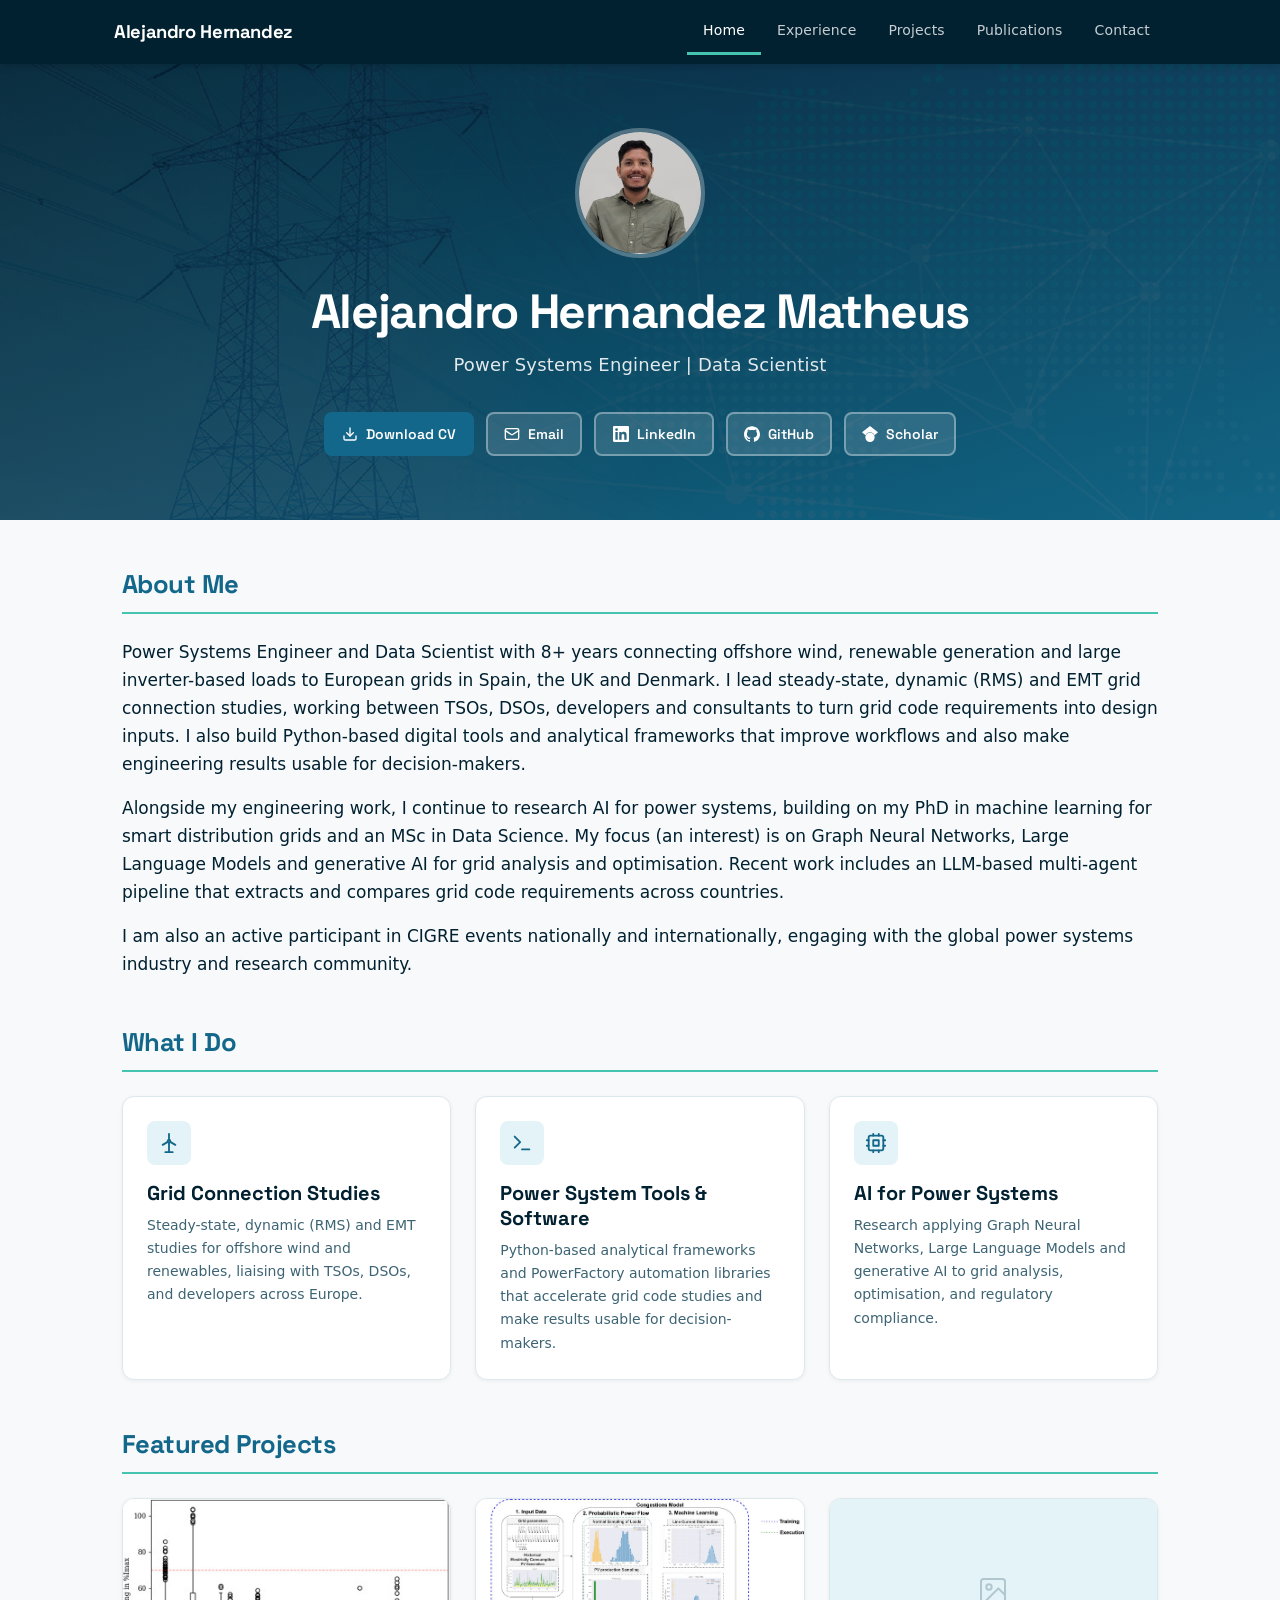
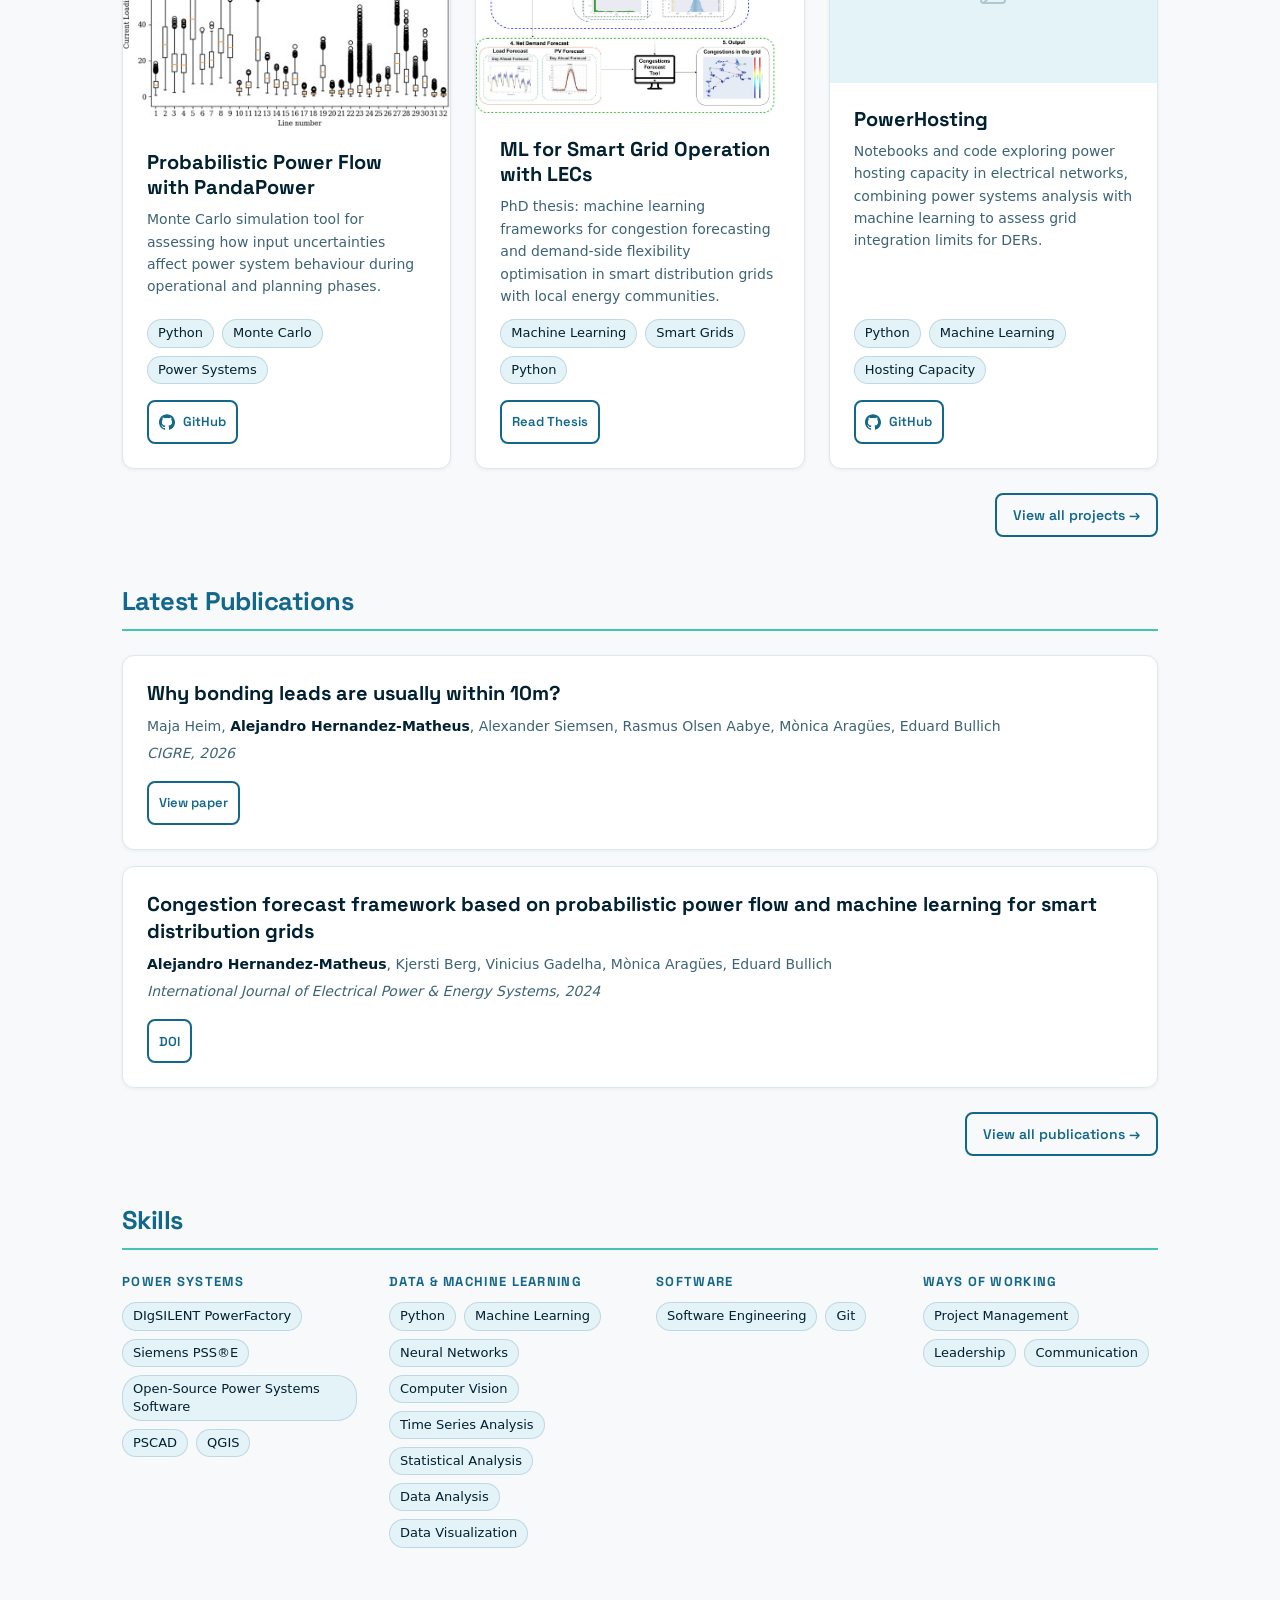
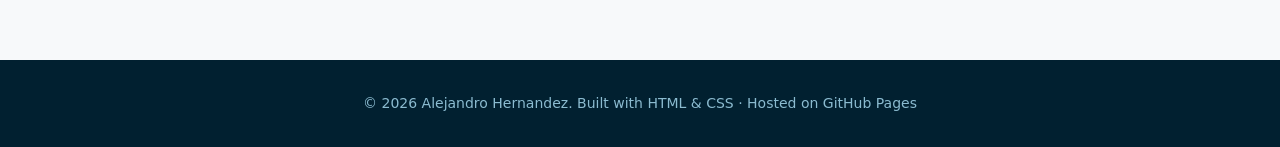
<file: index.html>
<!DOCTYPE html>
<html lang="en">
<head>
  <meta charset="UTF-8">
  <meta name="viewport" content="width=device-width, initial-scale=1.0">
  <title>Alejandro Hernandez — Power Systems Engineer &amp; Data Scientist</title>
  <meta name="description" content="Personal site of Alejandro Hernandez Matheus — Power Systems Engineer and Data Scientist specialising in grid connection studies, Python tooling, and AI for power systems.">
  <meta property="og:type" content="website">
  <meta property="og:title" content="Alejandro Hernandez — Power Systems Engineer &amp; Data Scientist">
  <meta property="og:description" content="Connecting offshore wind and renewables to European grids. Leading steady-state, RMS, and EMT studies and building Python tools that make engineering results usable.">
  <meta property="og:image" content="https://ahhm14.github.io/images/pic.jpg">
  <meta property="og:url" content="https://ahhm14.github.io/">
  <meta name="twitter:card" content="summary">
  <meta name="twitter:title" content="Alejandro Hernandez — Power Systems Engineer &amp; Data Scientist">
  <meta name="twitter:description" content="Connecting offshore wind and renewables to European grids. Leading steady-state, RMS, and EMT studies.">
  <meta name="twitter:image" content="https://ahhm14.github.io/images/pic.jpg">
  <link rel="canonical" href="https://ahhm14.github.io/">
  <link rel="icon" type="image/svg+xml" href="favicon.svg">
  <link rel="preconnect" href="https://fonts.googleapis.com">
  <link rel="preconnect" href="https://fonts.gstatic.com" crossorigin>
  <link href="https://fonts.googleapis.com/css2?family=Space+Grotesk:wght@400;500;600;700&display=swap" rel="stylesheet">
  <link rel="stylesheet" href="css/style.css">
</head>
<body>

  <!-- NAV -->
  <nav class="site-nav" aria-label="Main navigation">
    <div class="nav-container">
      <a href="index.html" class="nav-brand">Alejandro Hernandez</a>
      <button class="nav-toggle" aria-expanded="false" aria-controls="nav-menu" aria-label="Open menu">
        <svg xmlns="http://www.w3.org/2000/svg" width="24" height="24" viewBox="0 0 24 24" fill="none"
             stroke="currentColor" stroke-width="2" stroke-linecap="round" aria-hidden="true">
          <line x1="3" y1="6" x2="21" y2="6"/><line x1="3" y1="12" x2="21" y2="12"/>
          <line x1="3" y1="18" x2="21" y2="18"/>
        </svg>
      </button>
      <ul class="nav-list" id="nav-menu" role="list">
        <li><a href="index.html" aria-current="page">Home</a></li>
        <li><a href="experience.html">Experience</a></li>
        <li><a href="projects.html">Projects</a></li>
        <li><a href="publications.html">Publications</a></li>
        <li><a href="contact.html">Contact</a></li>
      </ul>
    </div>
  </nav>

  <main>

    <!-- HERO -->
    <section class="hero" aria-label="Introduction">
      <div class="hero-bg" aria-hidden="true"></div>
      <div class="hero-content">
        <!-- TODO: resize images/pic.jpg to ~400px wide and compress before deploying -->
        <img
          src="images/pic.jpg"
          alt="Portrait of Alejandro Hernandez Matheus"
          class="hero-photo"
          width="130" height="130"
        >
        <h1 class="hero-name">Alejandro Hernandez Matheus</h1>
        <p class="hero-tagline">Power Systems Engineer | Data Scientist</p>
        <div class="hero-actions">
          <!-- TODO: add files/CV_Alejandro_Hernandez.pdf before deploying -->
          <a href="files/CV_Alejandro_Hernandez.pdf" class="btn btn-primary" download>
            <svg xmlns="http://www.w3.org/2000/svg" viewBox="0 0 24 24" fill="none"
                 stroke="currentColor" stroke-width="2" stroke-linecap="round" stroke-linejoin="round" aria-hidden="true">
              <path d="M21 15v4a2 2 0 0 1-2 2H5a2 2 0 0 1-2-2v-4"/>
              <polyline points="7 10 12 15 17 10"/><line x1="12" x2="12" y1="15" y2="3"/>
            </svg>
            Download CV
          </a>
          <a href="mailto:ahmatheus95@gmail.com" class="btn btn-ghost">
            <svg xmlns="http://www.w3.org/2000/svg" viewBox="0 0 24 24" fill="none"
                 stroke="currentColor" stroke-width="2" stroke-linecap="round" stroke-linejoin="round" aria-hidden="true">
              <rect width="20" height="16" x="2" y="4" rx="2"/>
              <path d="m22 7-8.97 5.7a1.94 1.94 0 0 1-2.06 0L2 7"/>
            </svg>
            Email
          </a>
          <a href="https://linkedin.com/in/alejandro-hernandez-matheus" target="_blank"
             rel="noopener noreferrer" class="btn btn-ghost">
            <svg xmlns="http://www.w3.org/2000/svg" viewBox="0 0 24 24" fill="currentColor" aria-hidden="true">
              <path d="M20.447 20.452h-3.554v-5.569c0-1.328-.027-3.037-1.852-3.037-1.853 0-2.136 1.445-2.136 2.939v5.667H9.351V9h3.414v1.561h.046c.477-.9 1.637-1.85 3.37-1.85 3.601 0 4.267 2.37 4.267 5.455v6.286zM5.337 7.433a2.062 2.062 0 0 1-2.063-2.065 2.064 2.064 0 1 1 2.063 2.065zm1.782 13.019H3.555V9h3.564v11.452zM22.225 0H1.771C.792 0 0 .774 0 1.729v20.542C0 23.227.792 24 1.771 24h20.451C23.2 24 24 23.227 24 22.271V1.729C24 .774 23.2 0 22.222 0h.003z"/>
            </svg>
            LinkedIn
          </a>
          <a href="https://github.com/ahhm14" target="_blank" rel="noopener noreferrer" class="btn btn-ghost">
            <svg xmlns="http://www.w3.org/2000/svg" viewBox="0 0 24 24" fill="currentColor" aria-hidden="true">
              <path d="M12 .297c-6.63 0-12 5.373-12 12 0 5.303 3.438 9.8 8.205 11.385.6.113.82-.258.82-.577 0-.285-.01-1.04-.015-2.04-3.338.724-4.042-1.61-4.042-1.61C4.422 18.07 3.633 17.7 3.633 17.7c-1.087-.744.084-.729.084-.729 1.205.084 1.838 1.236 1.838 1.236 1.07 1.835 2.809 1.305 3.495.998.108-.776.417-1.305.76-1.605-2.665-.3-5.466-1.332-5.466-5.93 0-1.31.465-2.38 1.235-3.22-.135-.303-.54-1.523.105-3.176 0 0 1.005-.322 3.3 1.23.96-.267 1.98-.399 3-.405 1.02.006 2.04.138 3 .405 2.28-1.552 3.285-1.23 3.285-1.23.645 1.653.24 2.873.12 3.176.765.84 1.23 1.91 1.23 3.22 0 4.61-2.805 5.625-5.475 5.92.42.36.81 1.096.81 2.22 0 1.606-.015 2.896-.015 3.286 0 .315.21.69.825.57C20.565 22.092 24 17.592 24 12.297c0-6.627-5.373-12-12-12"/>
            </svg>
            GitHub
          </a>
          <a href="https://scholar.google.com/citations?user=p8iC7gMAAAAJ&hl=en&oi=ao"
             target="_blank" rel="noopener noreferrer" class="btn btn-ghost">
            <svg xmlns="http://www.w3.org/2000/svg" viewBox="0 0 24 24" fill="currentColor" aria-hidden="true">
              <path d="M5.242 13.769L0 9.5 12 0l12 9.5-5.242 4.269C17.548 11.249 14.978 9.5 12 9.5c-2.977 0-5.548 1.748-6.758 4.269zM12 10a7 7 0 1 0 0 14 7 7 0 0 0 0-14z"/>
            </svg>
            Scholar
          </a>
        </div>
      </div>
    </section>



    <div class="page-wrap">

      <!-- ABOUT -->
      <section id="about" aria-labelledby="about-heading">
        <h2 id="about-heading" class="section-heading">About Me</h2>
        <div class="about-text">
          <p>
            Power Systems Engineer and Data Scientist with 8+ years connecting offshore wind,
            renewable generation and large inverter-based loads to European grids in Spain, the UK and Denmark.
            I lead steady-state, dynamic (RMS) and EMT grid connection studies, working between TSOs, DSOs, developers
            and consultants to turn grid code requirements into design inputs. I also build Python-based digital tools and
            analytical frameworks that improve workflows and also make engineering results usable for decision-makers.
          </p>
          <p>
            Alongside my engineering work, I continue to research AI for power systems, building on my PhD in machine
            learning for smart distribution grids and an MSc in Data Science. My focus (an interest) is on Graph Neural Networks,
            Large Language Models and generative AI for grid analysis and optimisation. Recent work includes
            an LLM-based multi-agent pipeline that extracts and compares grid code requirements across countries.
          </p>
          <p>
            I am also an active participant in CIGRE events nationally and internationally,
            engaging with the global power systems industry and research community.
          </p>
        </div>
      </section>

      <!-- WHAT I DO -->
      <section id="what-i-do" aria-labelledby="wid-heading">
        <h2 id="wid-heading" class="section-heading">What I Do</h2>
        <!-- TODO: review the one-line descriptions below and adjust as needed -->
        <div class="wid-grid">
          <article class="wid-card">
            <div class="wid-icon" aria-hidden="true">
              <svg xmlns="http://www.w3.org/2000/svg" viewBox="0 0 24 24" fill="none"
                   stroke="currentColor" stroke-width="2" stroke-linecap="round" stroke-linejoin="round">
                <circle cx="12" cy="10" r="1.5"/><line x1="12" y1="8.5" x2="12" y2="2"/>
                <line x1="10.7" y1="10.75" x2="5.1" y2="14"/><line x1="13.3" y1="10.75" x2="18.9" y2="14"/>
                <line x1="12" y1="11.5" x2="12" y2="22"/><line x1="8" y1="22" x2="16" y2="22"/>
              </svg>
            </div>
            <h3>Grid Connection Studies</h3>
            <p>Steady-state, dynamic (RMS) and EMT studies for offshore wind and renewables, liaising with TSOs, DSOs, and developers across Europe.</p>
          </article>
          <article class="wid-card">
            <div class="wid-icon" aria-hidden="true">
              <svg xmlns="http://www.w3.org/2000/svg" viewBox="0 0 24 24" fill="none"
                   stroke="currentColor" stroke-width="2" stroke-linecap="round" stroke-linejoin="round">
                <polyline points="4 17 10 11 4 5"/><line x1="12" y1="19" x2="20" y2="19"/>
              </svg>
            </div>
            <h3>Power System Tools &amp; Software</h3>
            <p>Python-based analytical frameworks and PowerFactory automation libraries that accelerate grid code studies and make results usable for decision-makers.</p>
          </article>
          <article class="wid-card">
            <div class="wid-icon" aria-hidden="true">
              <svg xmlns="http://www.w3.org/2000/svg" viewBox="0 0 24 24" fill="none"
                   stroke="currentColor" stroke-width="2" stroke-linecap="round" stroke-linejoin="round">
                <rect x="4" y="4" width="16" height="16" rx="2"/><rect x="9" y="9" width="6" height="6"/>
                <path d="M15 2v2M15 20v2M9 2v2M9 20v2M2 9h2M20 9h2M2 15h2M20 15h2"/>
              </svg>
            </div>
            <h3>AI for Power Systems</h3>
            <p>Research applying Graph Neural Networks, Large Language Models and generative AI to grid analysis, optimisation, and regulatory compliance.</p>
          </article>
        </div>
      </section>

      <!-- FEATURED PROJECTS -->
      <section id="featured-projects" aria-labelledby="fp-heading">
        <h2 id="fp-heading" class="section-heading">Featured Projects</h2>
        <div class="project-cards-home">

          <article class="pcard">
            <div class="pcard-thumb" aria-label="Project thumbnail placeholder">
              <img src="images/thumbnails/ppf-pandapower.jpeg" alt="Probabilistic power flow simulation output — scatter plot of voltage profiles across Monte Carlo samples" loading="lazy" width="400" height="300">
        
            </div>
            <div class="pcard-body">
              <h3>Probabilistic Power Flow with PandaPower</h3>
              <p>Monte Carlo simulation tool for assessing how input uncertainties affect power system behaviour during operational and planning phases.</p>
              <div class="tags-row">
                <span class="tag">Python</span>
                <span class="tag">Monte Carlo</span>
                <span class="tag">Power Systems</span>
              </div>
              <div class="pcard-links">
                <a href="https://github.com/ahhm14/PPF-Pandapower" target="_blank"
                   rel="noopener noreferrer" class="btn btn-outline btn-sm">
                  <svg xmlns="http://www.w3.org/2000/svg" viewBox="0 0 24 24" fill="currentColor" aria-hidden="true">
                    <path d="M12 .297c-6.63 0-12 5.373-12 12 0 5.303 3.438 9.8 8.205 11.385.6.113.82-.258.82-.577 0-.285-.01-1.04-.015-2.04-3.338.724-4.042-1.61-4.042-1.61C4.422 18.07 3.633 17.7 3.633 17.7c-1.087-.744.084-.729.084-.729 1.205.084 1.838 1.236 1.838 1.236 1.07 1.835 2.809 1.305 3.495.998.108-.776.417-1.305.76-1.605-2.665-.3-5.466-1.332-5.466-5.93 0-1.31.465-2.38 1.235-3.22-.135-.303-.54-1.523.105-3.176 0 0 1.005-.322 3.3 1.23.96-.267 1.98-.399 3-.405 1.02.006 2.04.138 3 .405 2.28-1.552 3.285-1.23 3.285-1.23.645 1.653.24 2.873.12 3.176.765.84 1.23 1.91 1.23 3.22 0 4.61-2.805 5.625-5.475 5.92.42.36.81 1.096.81 2.22 0 1.606-.015 2.896-.015 3.286 0 .315.21.69.825.57C20.565 22.092 24 17.592 24 12.297c0-6.627-5.373-12-12-12"/>
                  </svg>
                  GitHub
                </a>
              </div>
            </div>
          </article>

          <article class="pcard">
            <div class="pcard-thumb" aria-label="Project thumbnail placeholder">
              <img src="images/thumbnails/phd-thesis.jpeg" alt="Cover of PhD thesis on machine learning for smart distribution grids with local energy communities" loading="lazy" width="400" height="300">
        
            </div>
            <div class="pcard-body">
              <h3>ML for Smart Grid Operation with LECs</h3>
              <p>PhD thesis: machine learning frameworks for congestion forecasting and demand-side flexibility optimisation in smart distribution grids with local energy communities.</p>
              <div class="tags-row">
                <span class="tag">Machine Learning</span>
                <span class="tag">Smart Grids</span>
                <span class="tag">Python</span>
              </div>
              <div class="pcard-links">
                <a href="https://www.tdx.cat/handle/10803/695099#page=1" target="_blank"
                   rel="noopener noreferrer" class="btn btn-outline btn-sm">Read Thesis</a>
              </div>
            </div>
          </article>

          <article class="pcard">
            <div class="pcard-thumb" aria-label="Project thumbnail placeholder">
              <svg xmlns="http://www.w3.org/2000/svg" width="32" height="32" viewBox="0 0 24 24" fill="none"
                   stroke="currentColor" stroke-width="1.5" stroke-linecap="round" stroke-linejoin="round"
                   aria-hidden="true" style="opacity:0.3">
                <rect x="3" y="3" width="18" height="18" rx="2"/>
                <circle cx="9" cy="9" r="2"/>
                <path d="m21 15-5-5L5 21"/>
              </svg>
            </div>
            <div class="pcard-body">
              <h3>PowerHosting</h3>
              <p>Notebooks and code exploring power hosting capacity in electrical networks, combining power systems analysis with machine learning to assess grid integration limits for DERs.</p>
              <div class="tags-row">
                <span class="tag">Python</span>
                <span class="tag">Machine Learning</span>
                <span class="tag">Hosting Capacity</span>
              </div>
              <div class="pcard-links">
                <a href="https://github.com/ahhm14/PowerHosting" target="_blank"
                   rel="noopener noreferrer" class="btn btn-outline btn-sm">
                  <svg xmlns="http://www.w3.org/2000/svg" viewBox="0 0 24 24" fill="currentColor" aria-hidden="true">
                    <path d="M12 .297c-6.63 0-12 5.373-12 12 0 5.303 3.438 9.8 8.205 11.385.6.113.82-.258.82-.577 0-.285-.01-1.04-.015-2.04-3.338.724-4.042-1.61-4.042-1.61C4.422 18.07 3.633 17.7 3.633 17.7c-1.087-.744.084-.729.084-.729 1.205.084 1.838 1.236 1.838 1.236 1.07 1.835 2.809 1.305 3.495.998.108-.776.417-1.305.76-1.605-2.665-.3-5.466-1.332-5.466-5.93 0-1.31.465-2.38 1.235-3.22-.135-.303-.54-1.523.105-3.176 0 0 1.005-.322 3.3 1.23.96-.267 1.98-.399 3-.405 1.02.006 2.04.138 3 .405 2.28-1.552 3.285-1.23 3.285-1.23.645 1.653.24 2.873.12 3.176.765.84 1.23 1.91 1.23 3.22 0 4.61-2.805 5.625-5.475 5.92.42.36.81 1.096.81 2.22 0 1.606-.015 2.896-.015 3.286 0 .315.21.69.825.57C20.565 22.092 24 17.592 24 12.297c0-6.627-5.373-12-12-12"/>
                  </svg>
                  GitHub
                </a>
              </div>
            </div>
          </article>

        </div>
        <p class="section-cta">
          <a href="projects.html" class="btn btn-outline">View all projects →</a>
        </p>
      </section>

      <!-- LATEST PUBLICATIONS -->
      <section id="latest-publications" aria-labelledby="lp-heading">
        <h2 id="lp-heading" class="section-heading">Latest Publications</h2>
        <div class="pub-list-short">

          <article class="pub-short">
            <h3>Why bonding leads are usually within 10m?</h3>
            <p class="pub-authors">
              Maja Heim, <strong>Alejandro Hernandez-Matheus</strong>, Alexander Siemsen, Rasmus Olsen Aabye,
              Mònica Aragües, Eduard Bullich
            </p>
            <p class="pub-venue">CIGRE, 2026</p>
            <div class="pub-links">
              <a href="https://www.e-cigre.org/publications/detail/c4-11775-2026-why-bonding-leads-are-usually-within-10m.html#pSpeakers"
                 target="_blank" rel="noopener noreferrer" class="btn btn-outline btn-sm">View paper</a>
            </div>
          </article>

          <article class="pub-short">
            <h3>Congestion forecast framework based on probabilistic power flow and machine learning for smart distribution grids</h3>
            <p class="pub-authors">
              <strong>Alejandro Hernandez-Matheus</strong>, Kjersti Berg, Vinicius Gadelha,
              Mònica Aragües, Eduard Bullich
            </p>
            <p class="pub-venue">International Journal of Electrical Power &amp; Energy Systems, 2024</p>
            <div class="pub-links">
              <a href="https://doi.org/10.1016/j.ijepes.2023.109695" target="_blank"
                 rel="noopener noreferrer" class="btn btn-outline btn-sm">DOI</a>
            </div>
          </article>

        </div>
        <p class="section-cta">
          <a href="publications.html" class="btn btn-outline">View all publications →</a>
        </p>
      </section>

      <!-- SKILLS -->
      <section id="skills" aria-labelledby="skills-heading">
        <h2 id="skills-heading" class="section-heading">Skills</h2>
        <div class="skills-groups">

          <div class="skill-group">
            <h3>Power Systems</h3>
            <div class="tags-row">
              <span class="tag">DIgSILENT PowerFactory</span>
              <span class="tag">Siemens PSS®E</span>
              <span class="tag">Open-Source Power Systems Software</span>
              <span class="tag">PSCAD</span>
              <span class="tag">QGIS</span>
            </div>
          </div>

          <div class="skill-group">
            <h3>Data &amp; Machine Learning</h3>
            <div class="tags-row">
              <span class="tag">Python</span>
              <span class="tag">Machine Learning</span>
              <span class="tag">Neural Networks</span>
              <span class="tag">Computer Vision</span>
              <span class="tag">Time Series Analysis</span>
              <span class="tag">Statistical Analysis</span>
              <span class="tag">Data Analysis</span>
              <span class="tag">Data Visualization</span>
            </div>
          </div>

          <div class="skill-group">
            <h3>Software</h3>
            <div class="tags-row">
              <span class="tag">Software Engineering</span>
              <span class="tag">Git</span>
            </div>
          </div>

          <div class="skill-group">
            <h3>Ways of Working</h3>
            <div class="tags-row">
              <span class="tag">Project Management</span>
              <span class="tag">Leadership</span>
              <span class="tag">Communication</span>
            </div>
          </div>

        </div>
      </section>

    </div><!-- /.page-wrap -->
  </main>

  <footer class="site-footer">
    <p>&copy; 2026 Alejandro Hernandez. Built with HTML &amp; CSS · Hosted on GitHub Pages</p>
  </footer>

  <script src="js/main.js"></script>
</body>
</html>
</file>
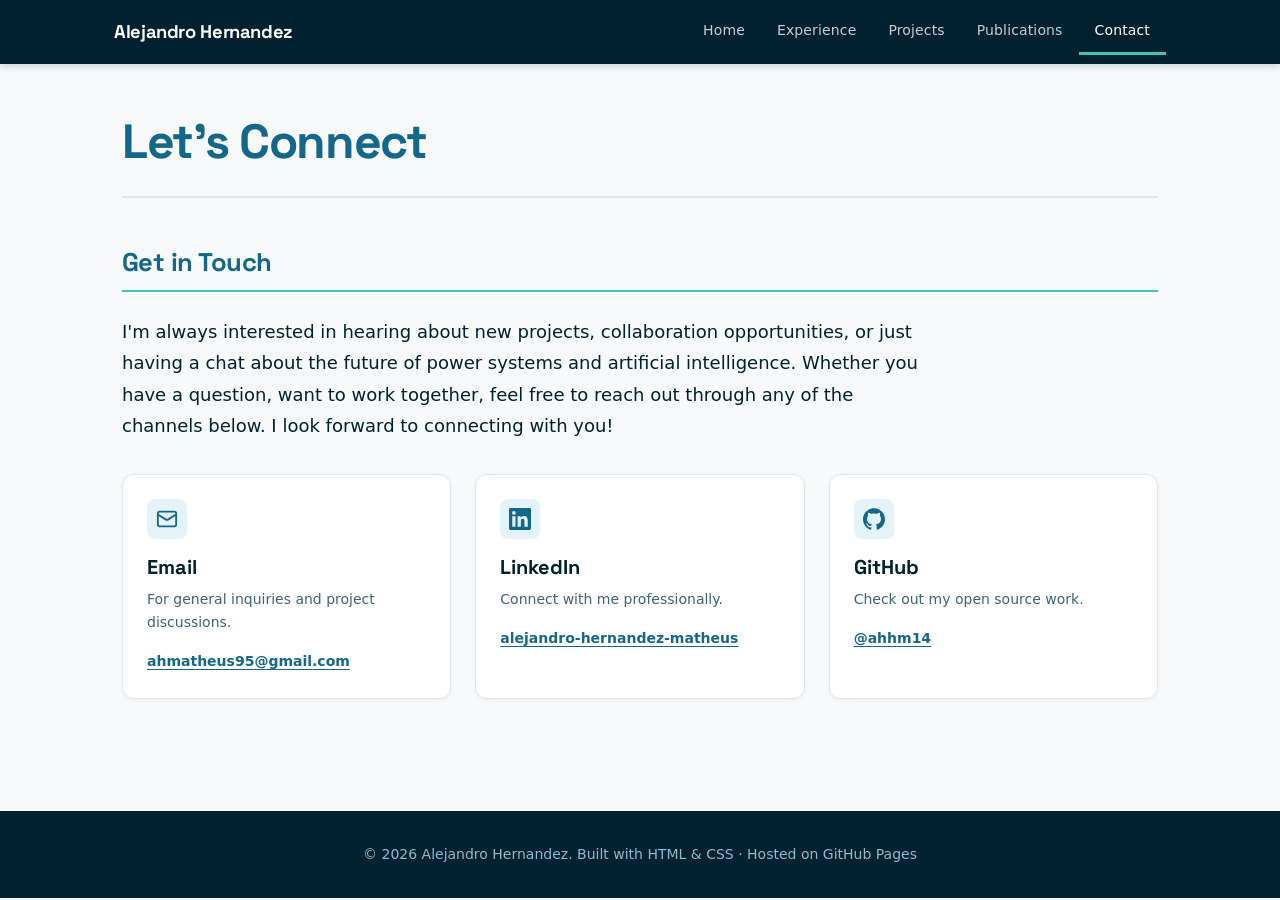
<file: contact.html>
<!DOCTYPE html>
<html lang="en">
<head>
  <meta charset="UTF-8">
  <meta name="viewport" content="width=device-width, initial-scale=1.0">
  <title>Contact — Alejandro Hernandez</title>
  <meta name="description" content="Get in touch with Alejandro Hernandez Matheus — Power Systems Engineer and Data Scientist based in Barcelona.">
  <meta property="og:type" content="website">
  <meta property="og:title" content="Contact — Alejandro Hernandez">
  <meta property="og:description" content="Get in touch with Alejandro Hernandez Matheus — Power Systems Engineer and Data Scientist based in Barcelona.">
  <meta property="og:image" content="https://ahhm14.github.io/images/pic.jpg">
  <meta property="og:url" content="https://ahhm14.github.io/contact.html">
  <meta name="twitter:card" content="summary">
  <link rel="canonical" href="https://ahhm14.github.io/contact.html">
  <link rel="icon" type="image/svg+xml" href="favicon.svg">
  <link rel="preconnect" href="https://fonts.googleapis.com">
  <link rel="preconnect" href="https://fonts.gstatic.com" crossorigin>
  <link href="https://fonts.googleapis.com/css2?family=Space+Grotesk:wght@400;500;600;700&display=swap" rel="stylesheet">
  <link rel="stylesheet" href="css/style.css">
</head>
<body>

  <!-- NAV -->
  <nav class="site-nav" aria-label="Main navigation">
    <div class="nav-container">
      <a href="index.html" class="nav-brand">Alejandro Hernandez</a>
      <button class="nav-toggle" aria-expanded="false" aria-controls="nav-menu" aria-label="Open menu">
        <svg xmlns="http://www.w3.org/2000/svg" width="24" height="24" viewBox="0 0 24 24" fill="none"
             stroke="currentColor" stroke-width="2" stroke-linecap="round" aria-hidden="true">
          <line x1="3" y1="6" x2="21" y2="6"/><line x1="3" y1="12" x2="21" y2="12"/>
          <line x1="3" y1="18" x2="21" y2="18"/>
        </svg>
      </button>
      <ul class="nav-list" id="nav-menu" role="list">
        <li><a href="index.html">Home</a></li>
        <li><a href="experience.html">Experience</a></li>
        <li><a href="projects.html">Projects</a></li>
        <li><a href="publications.html">Publications</a></li>
        <li><a href="contact.html" aria-current="page">Contact</a></li>
      </ul>
    </div>
  </nav>

  <main>
    <div class="page-wrap">

      <header class="page-header">
        <h1>Let's Connect</h1>
      </header>

      <section aria-labelledby="contact-heading">
        <h2 id="contact-heading" class="section-heading">Get in Touch</h2>
        <p class="contact-intro">
          I'm always interested in hearing about new projects, collaboration opportunities, or just having
          a chat about the future of power systems and artificial intelligence. Whether you have a question,
          want to work together, feel free to reach out through any of the channels below. I look forward to connecting with you!
          
        </p>

        <div class="contact-cards">

          <div class="contact-card">
            <div class="contact-icon" aria-hidden="true">
              <svg xmlns="http://www.w3.org/2000/svg" viewBox="0 0 24 24" fill="none"
                   stroke="currentColor" stroke-width="2" stroke-linecap="round" stroke-linejoin="round">
                <rect width="20" height="16" x="2" y="4" rx="2"/>
                <path d="m22 7-8.97 5.7a1.94 1.94 0 0 1-2.06 0L2 7"/>
              </svg>
            </div>
            <h3>Email</h3>
            <p>For general inquiries and project discussions.</p>
            <a href="mailto:ahmatheus95@gmail.com">ahmatheus95@gmail.com</a>
          </div>

          <div class="contact-card">
            <div class="contact-icon" aria-hidden="true">
              <svg xmlns="http://www.w3.org/2000/svg" viewBox="0 0 24 24" fill="currentColor" aria-hidden="true">
                <path d="M20.447 20.452h-3.554v-5.569c0-1.328-.027-3.037-1.852-3.037-1.853 0-2.136 1.445-2.136 2.939v5.667H9.351V9h3.414v1.561h.046c.477-.9 1.637-1.85 3.37-1.85 3.601 0 4.267 2.37 4.267 5.455v6.286zM5.337 7.433a2.062 2.062 0 0 1-2.063-2.065 2.064 2.064 0 1 1 2.063 2.065zm1.782 13.019H3.555V9h3.564v11.452zM22.225 0H1.771C.792 0 0 .774 0 1.729v20.542C0 23.227.792 24 1.771 24h20.451C23.2 24 24 23.227 24 22.271V1.729C24 .774 23.2 0 22.222 0h.003z"/>
              </svg>
            </div>
            <h3>LinkedIn</h3>
            <p>Connect with me professionally.</p>
            <a href="https://linkedin.com/in/alejandro-hernandez-matheus" target="_blank"
               rel="noopener noreferrer">alejandro-hernandez-matheus</a>
          </div>

          <div class="contact-card">
            <div class="contact-icon" aria-hidden="true">
              <svg xmlns="http://www.w3.org/2000/svg" viewBox="0 0 24 24" fill="currentColor" aria-hidden="true">
                <path d="M12 .297c-6.63 0-12 5.373-12 12 0 5.303 3.438 9.8 8.205 11.385.6.113.82-.258.82-.577 0-.285-.01-1.04-.015-2.04-3.338.724-4.042-1.61-4.042-1.61C4.422 18.07 3.633 17.7 3.633 17.7c-1.087-.744.084-.729.084-.729 1.205.084 1.838 1.236 1.838 1.236 1.07 1.835 2.809 1.305 3.495.998.108-.776.417-1.305.76-1.605-2.665-.3-5.466-1.332-5.466-5.93 0-1.31.465-2.38 1.235-3.22-.135-.303-.54-1.523.105-3.176 0 0 1.005-.322 3.3 1.23.96-.267 1.98-.399 3-.405 1.02.006 2.04.138 3 .405 2.28-1.552 3.285-1.23 3.285-1.23.645 1.653.24 2.873.12 3.176.765.84 1.23 1.91 1.23 3.22 0 4.61-2.805 5.625-5.475 5.92.42.36.81 1.096.81 2.22 0 1.606-.015 2.896-.015 3.286 0 .315.21.69.825.57C20.565 22.092 24 17.592 24 12.297c0-6.627-5.373-12-12-12"/>
              </svg>
            </div>
            <h3>GitHub</h3>
            <p>Check out my open source work.</p>
            <a href="https://github.com/ahhm14" target="_blank" rel="noopener noreferrer">@ahhm14</a>
          </div>

         

      </section>

    </div><!-- /.page-wrap -->
  </main>

  <footer class="site-footer">
    <p>&copy; 2026 Alejandro Hernandez. Built with HTML &amp; CSS · Hosted on GitHub Pages</p>
  </footer>

  <script src="js/main.js"></script>
</body>
</html>
</file>
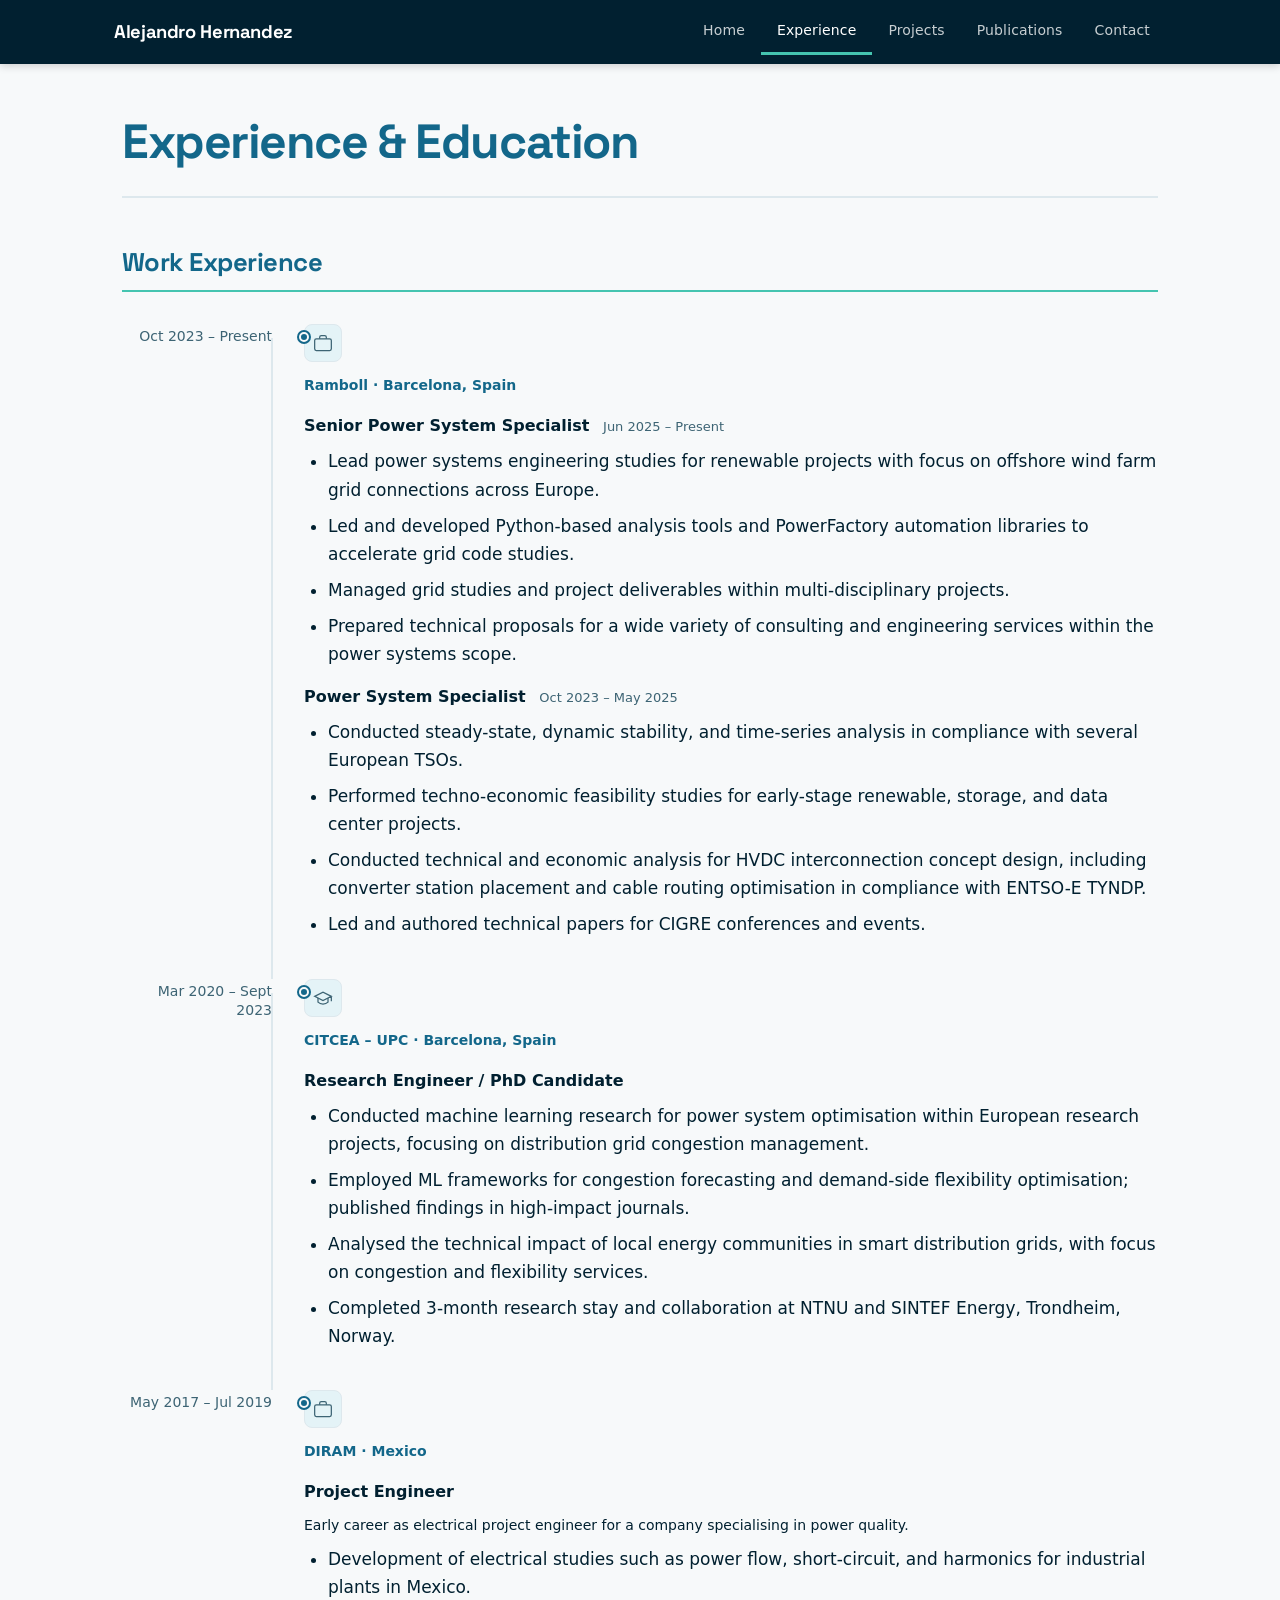
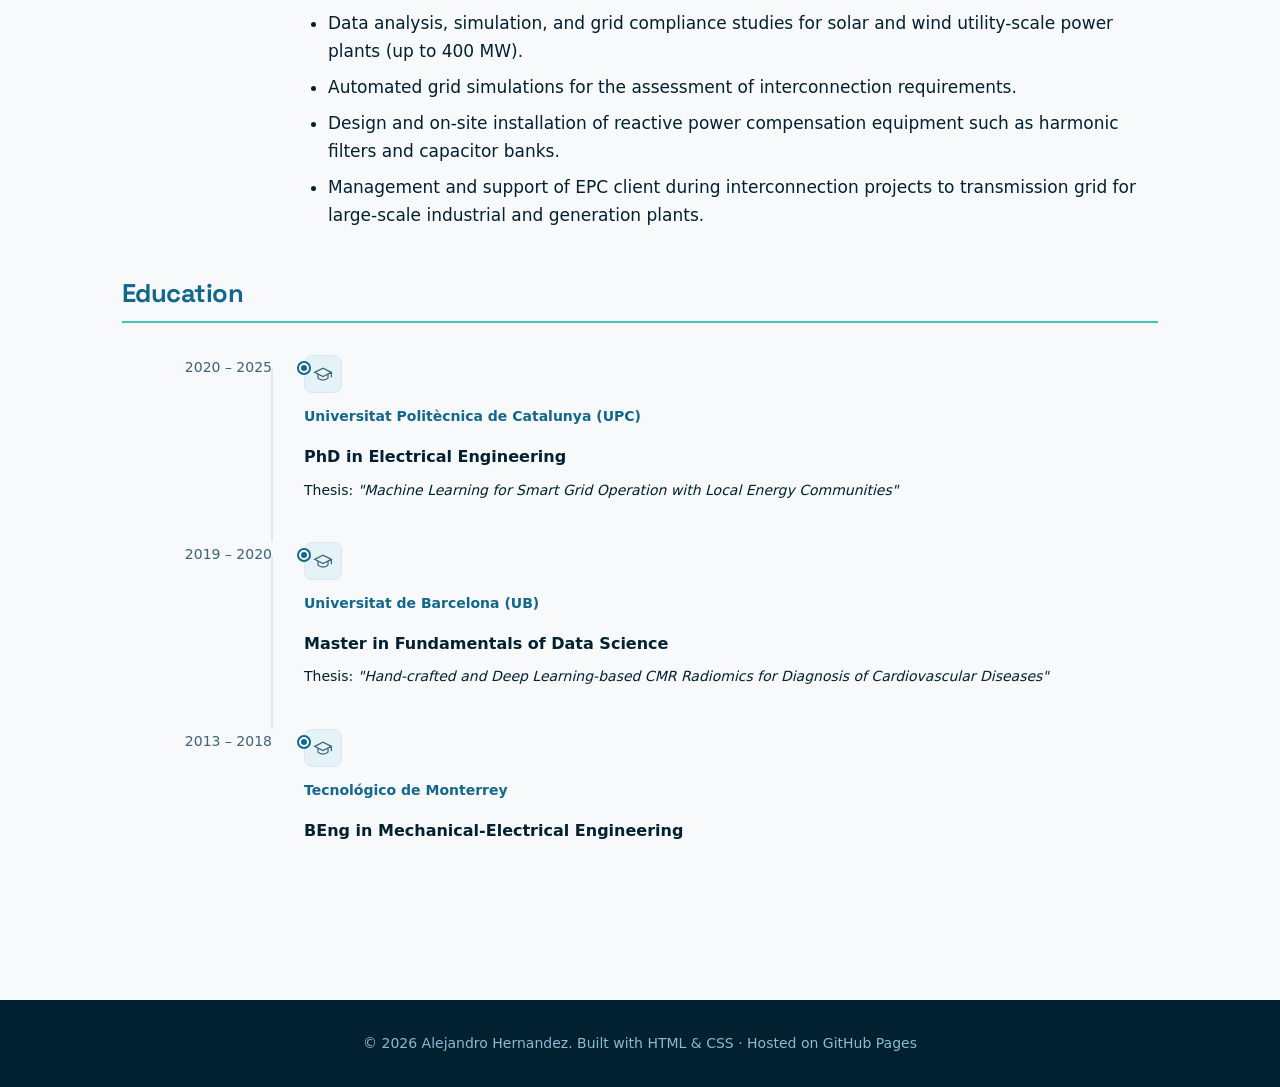
<file: experience.html>
<!DOCTYPE html>
<html lang="en">
<head>
  <meta charset="UTF-8">
  <meta name="viewport" content="width=device-width, initial-scale=1.0">
  <title>Experience &amp; Education — Alejandro Hernandez</title>
  <meta name="description" content="Work experience and education of Alejandro Hernandez Matheus — Power Systems Engineer and Data Scientist with roles at Ramboll and CITCEA-UPC.">
  <meta property="og:type" content="website">
  <meta property="og:title" content="Experience &amp; Education — Alejandro Hernandez">
  <meta property="og:description" content="Work experience and education of Alejandro Hernandez Matheus — Power Systems Engineer and Data Scientist.">
  <meta property="og:image" content="https://ahhm14.github.io/images/pic.jpg">
  <meta property="og:url" content="https://ahhm14.github.io/experience.html">
  <meta name="twitter:card" content="summary">
  <link rel="canonical" href="https://ahhm14.github.io/experience.html">
  <link rel="icon" type="image/svg+xml" href="favicon.svg">
  <link rel="preconnect" href="https://fonts.googleapis.com">
  <link rel="preconnect" href="https://fonts.gstatic.com" crossorigin>
  <link href="https://fonts.googleapis.com/css2?family=Space+Grotesk:wght@400;500;600;700&display=swap" rel="stylesheet">
  <link rel="stylesheet" href="css/style.css">
</head>
<body>

  <!-- NAV -->
  <nav class="site-nav" aria-label="Main navigation">
    <div class="nav-container">
      <a href="index.html" class="nav-brand">Alejandro Hernandez</a>
      <button class="nav-toggle" aria-expanded="false" aria-controls="nav-menu" aria-label="Open menu">
        <svg xmlns="http://www.w3.org/2000/svg" width="24" height="24" viewBox="0 0 24 24" fill="none"
             stroke="currentColor" stroke-width="2" stroke-linecap="round" aria-hidden="true">
          <line x1="3" y1="6" x2="21" y2="6"/><line x1="3" y1="12" x2="21" y2="12"/>
          <line x1="3" y1="18" x2="21" y2="18"/>
        </svg>
      </button>
      <ul class="nav-list" id="nav-menu" role="list">
        <li><a href="index.html">Home</a></li>
        <li><a href="experience.html" aria-current="page">Experience</a></li>
        <li><a href="projects.html">Projects</a></li>
        <li><a href="publications.html">Publications</a></li>
        <li><a href="contact.html">Contact</a></li>
      </ul>
    </div>
  </nav>

  <main>
    <div class="page-wrap">

      <header class="page-header">
        <h1>Experience &amp; Education</h1>
      </header>

      <!-- WORK EXPERIENCE -->
      <section class="timeline-section" aria-labelledby="exp-heading">
        <h2 id="exp-heading" class="section-heading">Work Experience</h2>
        <div class="timeline">

          <!-- Ramboll -->
          <div class="tl-item">
            <div class="tl-date">Oct 2023 – Present</div>
            <div class="tl-body">
              <!-- TODO: add Ramboll logo to images/ and update src below -->
              <div class="tl-logo-slot" title="Ramboll logo placeholder">
                <svg xmlns="http://www.w3.org/2000/svg" width="20" height="20" viewBox="0 0 24 24"
                     fill="none" stroke="currentColor" stroke-width="1.5" aria-hidden="true">
                  <rect x="2" y="7" width="20" height="14" rx="2"/><path d="M16 7V5a2 2 0 0 0-2-2h-4a2 2 0 0 0-2 2v2"/>
                </svg>
              </div>
              <p class="tl-company">Ramboll · Barcelona, Spain</p>

              <p class="tl-role">Senior Power System Specialist <span class="tl-role-date">Jun 2025 – Present</span></p>
              <ul>
                <li>Lead power systems engineering studies for renewable projects with focus on offshore wind farm grid connections across Europe.</li>
                <li>Led and developed Python-based analysis tools and PowerFactory automation libraries to accelerate grid code studies.</li>
                <li>Managed grid studies and project deliverables within multi-disciplinary projects.</li>
                <li>Prepared technical proposals for a wide variety of consulting and engineering services within the power systems scope.</li>
              </ul>

              <p class="tl-role">Power System Specialist <span class="tl-role-date">Oct 2023 – May 2025</span></p>
              <ul>
                <li>Conducted steady-state, dynamic stability, and time-series analysis in compliance with several European TSOs.</li>
                <li>Performed techno-economic feasibility studies for early-stage renewable, storage, and data center projects.</li>
                <li>Conducted technical and economic analysis for HVDC interconnection concept design, including converter station placement and cable routing optimisation in compliance with ENTSO-E TYNDP.</li>
                <li>Led and authored technical papers for CIGRE conferences and events.</li>
              </ul>
            </div>
          </div>

          <!-- CITCEA-UPC -->
          <div class="tl-item">
            <div class="tl-date">Mar 2020 – Sept 2023</div>
            <div class="tl-body">
              <!-- TODO: add CITCEA-UPC logo to images/ and update src below -->
              <div class="tl-logo-slot" title="CITCEA-UPC logo placeholder">
                <svg xmlns="http://www.w3.org/2000/svg" width="20" height="20" viewBox="0 0 24 24"
                     fill="none" stroke="currentColor" stroke-width="1.5" aria-hidden="true">
                  <path d="M22 10v6M2 10l10-5 10 5-10 5z"/><path d="M6 12v5c3 3 9 3 12 0v-5"/>
                </svg>
              </div>
              <p class="tl-company">CITCEA – UPC · Barcelona, Spain</p>
              <p class="tl-role">Research Engineer / PhD Candidate</p>
              <ul>
                <li>Conducted machine learning research for power system optimisation within European research projects, focusing on distribution grid congestion management.</li>
                <li>Employed ML frameworks for congestion forecasting and demand-side flexibility optimisation; published findings in high-impact journals.</li>
                <li>Analysed the technical impact of local energy communities in smart distribution grids, with focus on congestion and flexibility services.</li>
                <li>Completed 3-month research stay and collaboration at NTNU and SINTEF Energy, Trondheim, Norway.</li>
              </ul>
            </div>
          </div>

          <!-- DIRAM -->
          <div class="tl-item">
            <div class="tl-date">May 2017 – Jul 2019</div>
            <div class="tl-body">
              <!-- TODO: add DIRAM logo to images/ and update src below -->
              <div class="tl-logo-slot" title="DIRAM logo placeholder">
                <svg xmlns="http://www.w3.org/2000/svg" width="20" height="20" viewBox="0 0 24 24"
                     fill="none" stroke="currentColor" stroke-width="1.5" aria-hidden="true">
                  <rect x="2" y="7" width="20" height="14" rx="2"/><path d="M16 7V5a2 2 0 0 0-2-2h-4a2 2 0 0 0-2 2v2"/>
                </svg>
              </div>
              <p class="tl-company">DIRAM · Mexico</p>
              <p class="tl-role">Project Engineer</p>
              <p class="tl-desc">Early career as electrical project engineer for a company specialising in power quality.</p>
              <ul>
                <li>Development of electrical studies such as power flow, short-circuit, and harmonics for industrial plants in Mexico.</li>
                <li>Data analysis, simulation, and grid compliance studies for solar and wind utility-scale power plants (up to 400 MW).</li>
                <li>Automated grid simulations for the assessment of interconnection requirements.</li>
                <li>Design and on-site installation of reactive power compensation equipment such as harmonic filters and capacitor banks.</li>
                <li>Management and support of EPC client during interconnection projects to transmission grid for large-scale industrial and generation plants.</li>
              </ul>
            </div>
          </div>

        </div>
      </section>

      <!-- EDUCATION -->
      <section class="timeline-section" aria-labelledby="edu-heading">
        <h2 id="edu-heading" class="section-heading">Education</h2>
        <div class="timeline">

          <div class="tl-item">
            <div class="tl-date">2020 – 2025</div>
            <div class="tl-body">
              <div class="tl-logo-slot" title="UPC logo placeholder">
                <svg xmlns="http://www.w3.org/2000/svg" width="20" height="20" viewBox="0 0 24 24"
                     fill="none" stroke="currentColor" stroke-width="1.5" aria-hidden="true">
                  <path d="M22 10v6M2 10l10-5 10 5-10 5z"/><path d="M6 12v5c3 3 9 3 12 0v-5"/>
                </svg>
              </div>
              <p class="tl-company">Universitat Politècnica de Catalunya (UPC)</p>
              <p class="tl-role">PhD in Electrical Engineering</p>
              <p class="tl-desc">Thesis: <em>"Machine Learning for Smart Grid Operation with Local Energy Communities"</em></p>
            </div>
          </div>

          <div class="tl-item">
            <div class="tl-date">2019 – 2020</div>
            <div class="tl-body">
              <div class="tl-logo-slot" title="UB logo placeholder">
                <svg xmlns="http://www.w3.org/2000/svg" width="20" height="20" viewBox="0 0 24 24"
                     fill="none" stroke="currentColor" stroke-width="1.5" aria-hidden="true">
                  <path d="M22 10v6M2 10l10-5 10 5-10 5z"/><path d="M6 12v5c3 3 9 3 12 0v-5"/>
                </svg>
              </div>
              <p class="tl-company">Universitat de Barcelona (UB)</p>
              <p class="tl-role">Master in Fundamentals of Data Science</p>
              <p class="tl-desc">Thesis: <em>"Hand-crafted and Deep Learning-based CMR Radiomics for Diagnosis of Cardiovascular Diseases"</em></p>
            </div>
          </div>

          <div class="tl-item">
            <div class="tl-date">2013 – 2018</div>
            <div class="tl-body">
              <div class="tl-logo-slot" title="Tec de Monterrey logo placeholder">
                <svg xmlns="http://www.w3.org/2000/svg" width="20" height="20" viewBox="0 0 24 24"
                     fill="none" stroke="currentColor" stroke-width="1.5" aria-hidden="true">
                  <path d="M22 10v6M2 10l10-5 10 5-10 5z"/><path d="M6 12v5c3 3 9 3 12 0v-5"/>
                </svg>
              </div>
              <p class="tl-company">Tecnológico de Monterrey</p>
              <p class="tl-role">BEng in Mechanical-Electrical Engineering</p>
            </div>
          </div>

        </div>
      </section>

    </div><!-- /.page-wrap -->
  </main>

  <footer class="site-footer">
    <p>&copy; 2026 Alejandro Hernandez. Built with HTML &amp; CSS · Hosted on GitHub Pages</p>
  </footer>

  <script src="js/main.js"></script>
</body>
</html>
</file>
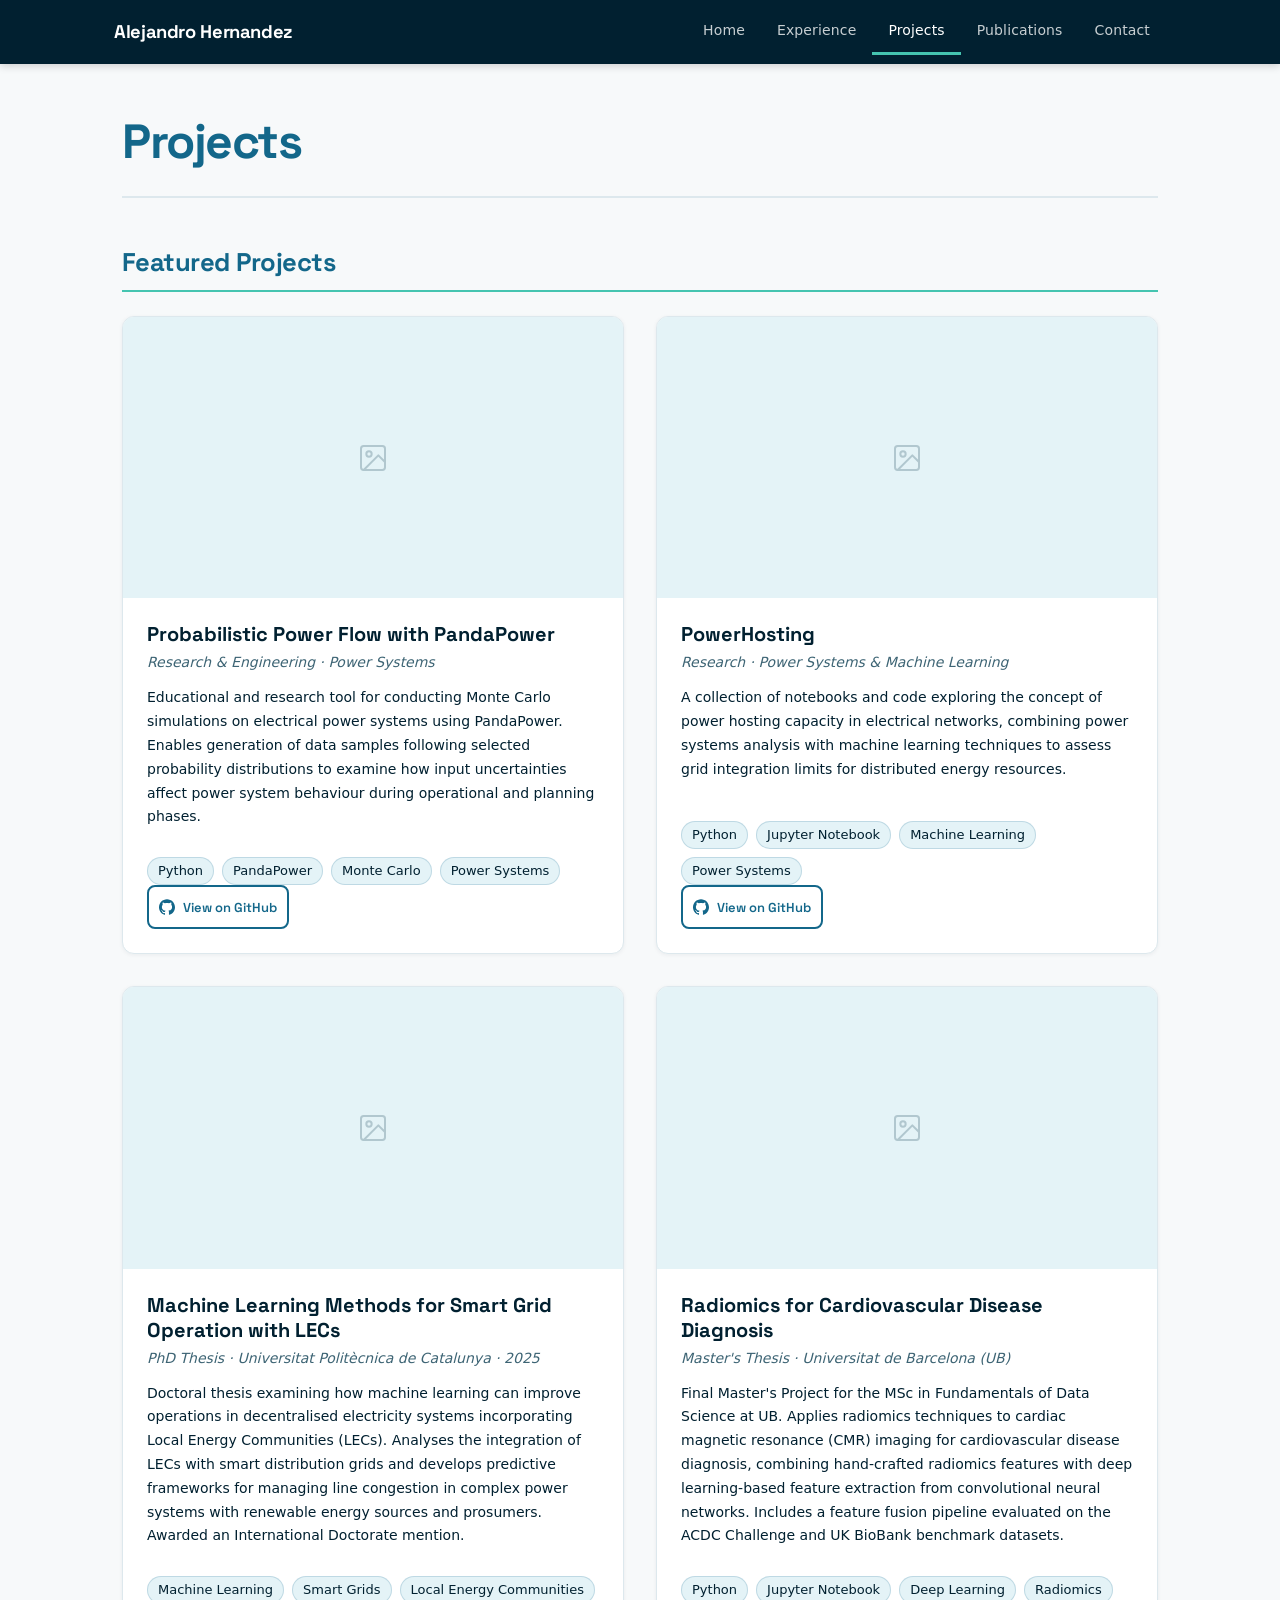
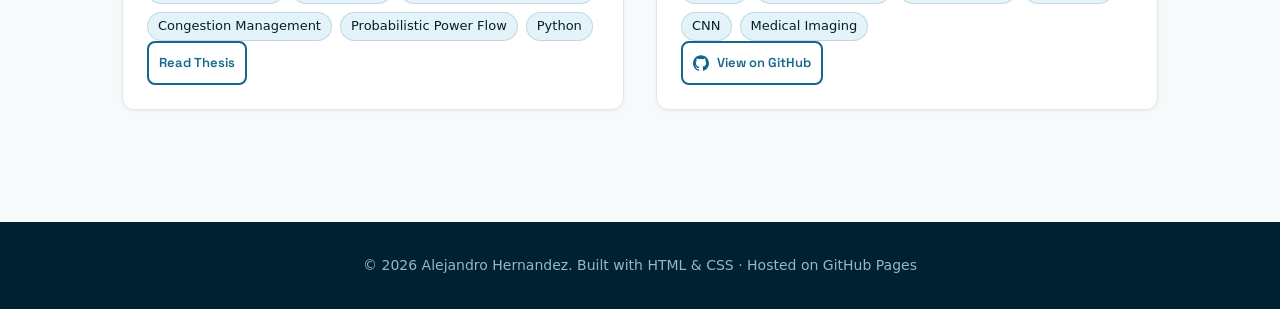
<file: projects.html>
<!DOCTYPE html>
<html lang="en">
<head>
  <meta charset="UTF-8">
  <meta name="viewport" content="width=device-width, initial-scale=1.0">
  <title>Projects — Alejandro Hernandez</title>
  <meta name="description" content="Selected projects by Alejandro Hernandez Matheus — probabilistic power flow, hosting capacity, PhD thesis, and more.">
  <meta property="og:type" content="website">
  <meta property="og:title" content="Projects — Alejandro Hernandez">
  <meta property="og:description" content="Selected projects by Alejandro Hernandez Matheus — probabilistic power flow, hosting capacity, PhD thesis, and more.">
  <meta property="og:image" content="https://ahhm14.github.io/images/pic.jpg">
  <meta property="og:url" content="https://ahhm14.github.io/projects.html">
  <meta name="twitter:card" content="summary">
  <link rel="canonical" href="https://ahhm14.github.io/projects.html">
  <link rel="icon" type="image/svg+xml" href="favicon.svg">
  <link rel="preconnect" href="https://fonts.googleapis.com">
  <link rel="preconnect" href="https://fonts.gstatic.com" crossorigin>
  <link href="https://fonts.googleapis.com/css2?family=Space+Grotesk:wght@400;500;600;700&display=swap" rel="stylesheet">
  <link rel="stylesheet" href="css/style.css">
</head>
<body>

  <!-- NAV -->
  <nav class="site-nav" aria-label="Main navigation">
    <div class="nav-container">
      <a href="index.html" class="nav-brand">Alejandro Hernandez</a>
      <button class="nav-toggle" aria-expanded="false" aria-controls="nav-menu" aria-label="Open menu">
        <svg xmlns="http://www.w3.org/2000/svg" width="24" height="24" viewBox="0 0 24 24" fill="none"
             stroke="currentColor" stroke-width="2" stroke-linecap="round" aria-hidden="true">
          <line x1="3" y1="6" x2="21" y2="6"/><line x1="3" y1="12" x2="21" y2="12"/>
          <line x1="3" y1="18" x2="21" y2="18"/>
        </svg>
      </button>
      <ul class="nav-list" id="nav-menu" role="list">
        <li><a href="index.html">Home</a></li>
        <li><a href="experience.html">Experience</a></li>
        <li><a href="projects.html" aria-current="page">Projects</a></li>
        <li><a href="publications.html">Publications</a></li>
        <li><a href="contact.html">Contact</a></li>
      </ul>
    </div>
  </nav>

  <main>
    <div class="page-wrap">

      <header class="page-header">
        <h1>Projects</h1>
      </header>

      <section aria-labelledby="projects-heading">
        <h2 id="projects-heading" class="section-heading">Featured Projects</h2>
        <div class="projects-grid">

          <article class="project-card">
            <div class="project-thumb" aria-label="Thumbnail placeholder">
              <svg xmlns="http://www.w3.org/2000/svg" width="32" height="32" viewBox="0 0 24 24" fill="none"
                   stroke="currentColor" stroke-width="1.5" stroke-linecap="round" stroke-linejoin="round"
                   aria-hidden="true" style="opacity:0.3">
                <rect x="3" y="3" width="18" height="18" rx="2"/>
                <circle cx="9" cy="9" r="2"/>
                <path d="m21 15-5-5L5 21"/>
              </svg>
            </div>
            <div class="project-inner">
              <h3>Probabilistic Power Flow with PandaPower</h3>
              <p class="project-meta">Research &amp; Engineering · Power Systems</p>
              <p class="project-desc">
                Educational and research tool for conducting Monte Carlo simulations on electrical power systems
                using PandaPower. Enables generation of data samples following selected probability distributions
                to examine how input uncertainties affect power system behaviour during operational and planning phases.
              </p>
              <div class="tags-row">
                <span class="tag">Python</span>
                <span class="tag">PandaPower</span>
                <span class="tag">Monte Carlo</span>
                <span class="tag">Power Systems</span>
              </div>
              <div class="project-links">
                <a href="https://github.com/ahhm14/PPF-Pandapower" target="_blank"
                   rel="noopener noreferrer" class="btn btn-outline btn-sm">
                  <svg xmlns="http://www.w3.org/2000/svg" viewBox="0 0 24 24" fill="currentColor" aria-hidden="true">
                    <path d="M12 .297c-6.63 0-12 5.373-12 12 0 5.303 3.438 9.8 8.205 11.385.6.113.82-.258.82-.577 0-.285-.01-1.04-.015-2.04-3.338.724-4.042-1.61-4.042-1.61C4.422 18.07 3.633 17.7 3.633 17.7c-1.087-.744.084-.729.084-.729 1.205.084 1.838 1.236 1.838 1.236 1.07 1.835 2.809 1.305 3.495.998.108-.776.417-1.305.76-1.605-2.665-.3-5.466-1.332-5.466-5.93 0-1.31.465-2.38 1.235-3.22-.135-.303-.54-1.523.105-3.176 0 0 1.005-.322 3.3 1.23.96-.267 1.98-.399 3-.405 1.02.006 2.04.138 3 .405 2.28-1.552 3.285-1.23 3.285-1.23.645 1.653.24 2.873.12 3.176.765.84 1.23 1.91 1.23 3.22 0 4.61-2.805 5.625-5.475 5.92.42.36.81 1.096.81 2.22 0 1.606-.015 2.896-.015 3.286 0 .315.21.69.825.57C20.565 22.092 24 17.592 24 12.297c0-6.627-5.373-12-12-12"/>
                  </svg>
                  View on GitHub
                </a>
              </div>
            </div>
          </article>

          <article class="project-card">
            <div class="project-thumb" aria-label="Thumbnail placeholder">
              <svg xmlns="http://www.w3.org/2000/svg" width="32" height="32" viewBox="0 0 24 24" fill="none"
                   stroke="currentColor" stroke-width="1.5" stroke-linecap="round" stroke-linejoin="round"
                   aria-hidden="true" style="opacity:0.3">
                <rect x="3" y="3" width="18" height="18" rx="2"/>
                <circle cx="9" cy="9" r="2"/>
                <path d="m21 15-5-5L5 21"/>
              </svg>
            </div>
            <div class="project-inner">
              <h3>PowerHosting</h3>
              <p class="project-meta">Research · Power Systems &amp; Machine Learning</p>
              <p class="project-desc">
                A collection of notebooks and code exploring the concept of power hosting capacity in electrical
                networks, combining power systems analysis with machine learning techniques to assess grid
                integration limits for distributed energy resources.
              </p>
              <div class="tags-row">
                <span class="tag">Python</span>
                <span class="tag">Jupyter Notebook</span>
                <span class="tag">Machine Learning</span>
                <span class="tag">Power Systems</span>
              </div>
              <div class="project-links">
                <a href="https://github.com/ahhm14/PowerHosting" target="_blank"
                   rel="noopener noreferrer" class="btn btn-outline btn-sm">
                  <svg xmlns="http://www.w3.org/2000/svg" viewBox="0 0 24 24" fill="currentColor" aria-hidden="true">
                    <path d="M12 .297c-6.63 0-12 5.373-12 12 0 5.303 3.438 9.8 8.205 11.385.6.113.82-.258.82-.577 0-.285-.01-1.04-.015-2.04-3.338.724-4.042-1.61-4.042-1.61C4.422 18.07 3.633 17.7 3.633 17.7c-1.087-.744.084-.729.084-.729 1.205.084 1.838 1.236 1.838 1.236 1.07 1.835 2.809 1.305 3.495.998.108-.776.417-1.305.76-1.605-2.665-.3-5.466-1.332-5.466-5.93 0-1.31.465-2.38 1.235-3.22-.135-.303-.54-1.523.105-3.176 0 0 1.005-.322 3.3 1.23.96-.267 1.98-.399 3-.405 1.02.006 2.04.138 3 .405 2.28-1.552 3.285-1.23 3.285-1.23.645 1.653.24 2.873.12 3.176.765.84 1.23 1.91 1.23 3.22 0 4.61-2.805 5.625-5.475 5.92.42.36.81 1.096.81 2.22 0 1.606-.015 2.896-.015 3.286 0 .315.21.69.825.57C20.565 22.092 24 17.592 24 12.297c0-6.627-5.373-12-12-12"/>
                  </svg>
                  View on GitHub
                </a>
              </div>
            </div>
          </article>

          <article class="project-card">
            <div class="project-thumb" aria-label="Thumbnail placeholder">
              <svg xmlns="http://www.w3.org/2000/svg" width="32" height="32" viewBox="0 0 24 24" fill="none"
                   stroke="currentColor" stroke-width="1.5" stroke-linecap="round" stroke-linejoin="round"
                   aria-hidden="true" style="opacity:0.3">
                <rect x="3" y="3" width="18" height="18" rx="2"/>
                <circle cx="9" cy="9" r="2"/>
                <path d="m21 15-5-5L5 21"/>
              </svg>
            </div>
            <div class="project-inner">
              <h3>Machine Learning Methods for Smart Grid Operation with LECs</h3>
              <p class="project-meta">PhD Thesis · Universitat Politècnica de Catalunya · 2025</p>
              <p class="project-desc">
                Doctoral thesis examining how machine learning can improve operations in decentralised electricity
                systems incorporating Local Energy Communities (LECs). Analyses the integration of LECs with smart
                distribution grids and develops predictive frameworks for managing line congestion in complex power
                systems with renewable energy sources and prosumers. Awarded an International Doctorate mention.
              </p>
              <div class="tags-row">
                <span class="tag">Machine Learning</span>
                <span class="tag">Smart Grids</span>
                <span class="tag">Local Energy Communities</span>
                <span class="tag">Congestion Management</span>
                <span class="tag">Probabilistic Power Flow</span>
                <span class="tag">Python</span>
              </div>
              <div class="project-links">
                <a href="https://www.tdx.cat/handle/10803/695099#page=1" target="_blank"
                   rel="noopener noreferrer" class="btn btn-outline btn-sm">Read Thesis</a>
              </div>
            </div>
          </article>

          <article class="project-card">
            <div class="project-thumb" aria-label="Thumbnail placeholder">
              <svg xmlns="http://www.w3.org/2000/svg" width="32" height="32" viewBox="0 0 24 24" fill="none"
                   stroke="currentColor" stroke-width="1.5" stroke-linecap="round" stroke-linejoin="round"
                   aria-hidden="true" style="opacity:0.3">
                <rect x="3" y="3" width="18" height="18" rx="2"/>
                <circle cx="9" cy="9" r="2"/>
                <path d="m21 15-5-5L5 21"/>
              </svg>
            </div>
            <div class="project-inner">
              <h3>Radiomics for Cardiovascular Disease Diagnosis</h3>
              <p class="project-meta">Master's Thesis · Universitat de Barcelona (UB)</p>
              <p class="project-desc">
                Final Master's Project for the MSc in Fundamentals of Data Science at UB. Applies radiomics
                techniques to cardiac magnetic resonance (CMR) imaging for cardiovascular disease diagnosis,
                combining hand-crafted radiomics features with deep learning-based feature extraction from
                convolutional neural networks. Includes a feature fusion pipeline evaluated on the ACDC
                Challenge and UK BioBank benchmark datasets.
              </p>
              <div class="tags-row">
                <span class="tag">Python</span>
                <span class="tag">Jupyter Notebook</span>
                <span class="tag">Deep Learning</span>
                <span class="tag">Radiomics</span>
                <span class="tag">CNN</span>
                <span class="tag">Medical Imaging</span>
              </div>
              <div class="project-links">
                <a href="https://github.com/ahhm14/FinalMasterProject-AHHM" target="_blank"
                   rel="noopener noreferrer" class="btn btn-outline btn-sm">
                  <svg xmlns="http://www.w3.org/2000/svg" viewBox="0 0 24 24" fill="currentColor" aria-hidden="true">
                    <path d="M12 .297c-6.63 0-12 5.373-12 12 0 5.303 3.438 9.8 8.205 11.385.6.113.82-.258.82-.577 0-.285-.01-1.04-.015-2.04-3.338.724-4.042-1.61-4.042-1.61C4.422 18.07 3.633 17.7 3.633 17.7c-1.087-.744.084-.729.084-.729 1.205.084 1.838 1.236 1.838 1.236 1.07 1.835 2.809 1.305 3.495.998.108-.776.417-1.305.76-1.605-2.665-.3-5.466-1.332-5.466-5.93 0-1.31.465-2.38 1.235-3.22-.135-.303-.54-1.523.105-3.176 0 0 1.005-.322 3.3 1.23.96-.267 1.98-.399 3-.405 1.02.006 2.04.138 3 .405 2.28-1.552 3.285-1.23 3.285-1.23.645 1.653.24 2.873.12 3.176.765.84 1.23 1.91 1.23 3.22 0 4.61-2.805 5.625-5.475 5.92.42.36.81 1.096.81 2.22 0 1.606-.015 2.896-.015 3.286 0 .315.21.69.825.57C20.565 22.092 24 17.592 24 12.297c0-6.627-5.373-12-12-12"/>
                  </svg>
                  View on GitHub
                </a>
              </div>
            </div>
          </article>

        </div>
      </section>

    </div><!-- /.page-wrap -->
  </main>

  <footer class="site-footer">
    <p>&copy; 2026 Alejandro Hernandez. Built with HTML &amp; CSS · Hosted on GitHub Pages</p>
  </footer>

  <script src="js/main.js"></script>
</body>
</html>
</file>
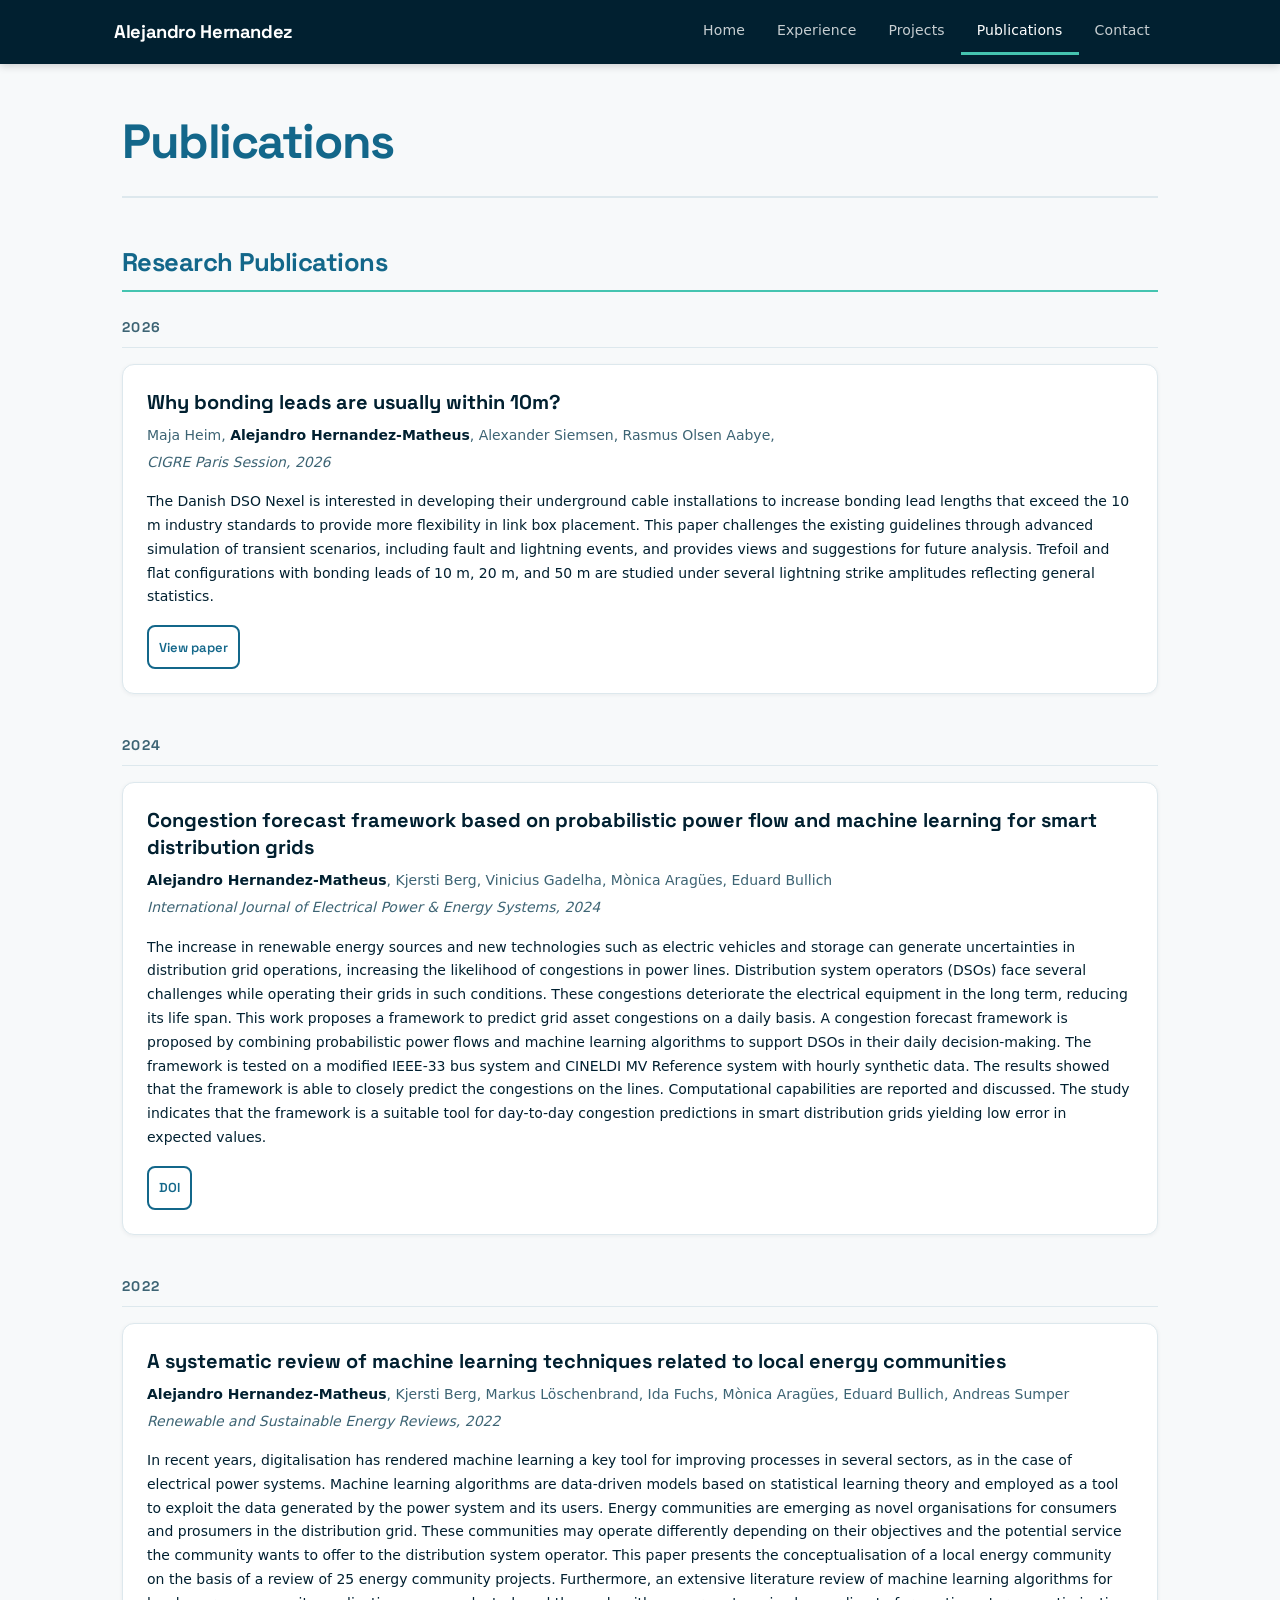
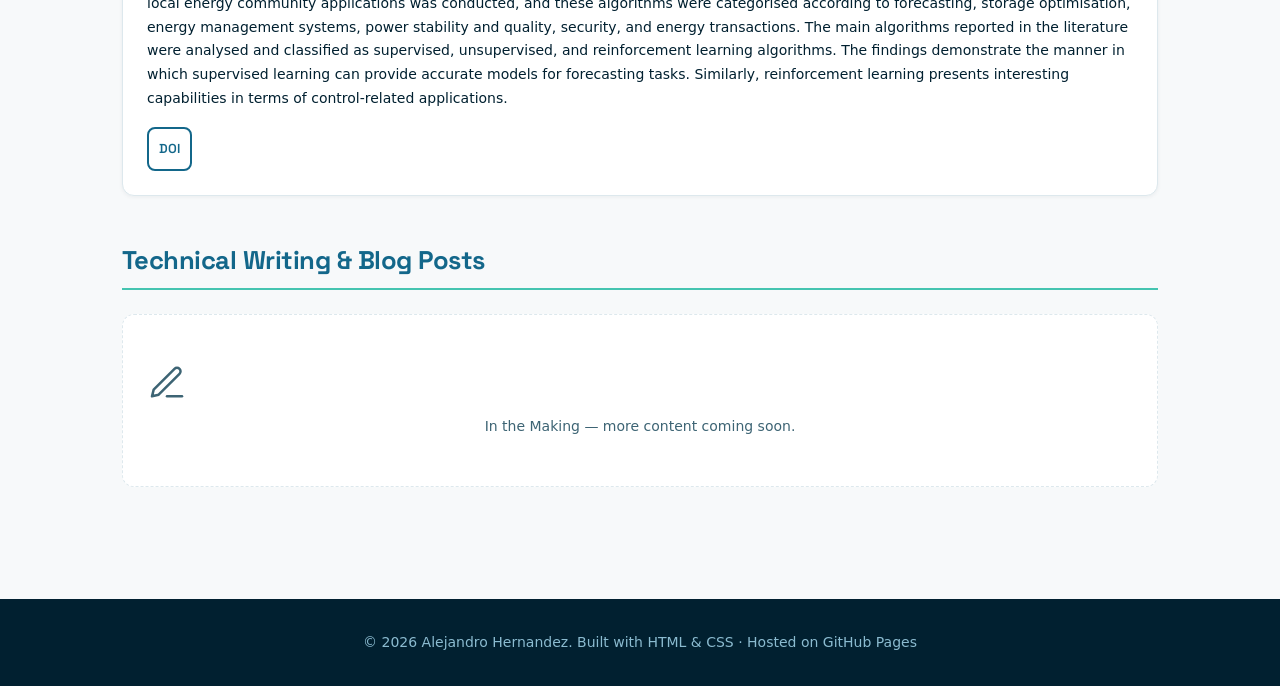
<file: publications.html>
<!DOCTYPE html>
<html lang="en">
<head>
  <meta charset="UTF-8">
  <meta name="viewport" content="width=device-width, initial-scale=1.0">
  <title>Publications — Alejandro Hernandez</title>
  <meta name="description" content="Research publications by Alejandro Hernandez Matheus on machine learning for power systems, congestion forecasting, and smart distribution grids.">
  <meta property="og:type" content="website">
  <meta property="og:title" content="Publications — Alejandro Hernandez">
  <meta property="og:description" content="Research publications by Alejandro Hernandez Matheus on machine learning for power systems and smart distribution grids.">
  <meta property="og:image" content="https://ahhm14.github.io/images/pic.jpg">
  <meta property="og:url" content="https://ahhm14.github.io/publications.html">
  <meta name="twitter:card" content="summary">
  <link rel="canonical" href="https://ahhm14.github.io/publications.html">
  <link rel="icon" type="image/svg+xml" href="favicon.svg">
  <link rel="preconnect" href="https://fonts.googleapis.com">
  <link rel="preconnect" href="https://fonts.gstatic.com" crossorigin>
  <link href="https://fonts.googleapis.com/css2?family=Space+Grotesk:wght@400;500;600;700&display=swap" rel="stylesheet">
  <link rel="stylesheet" href="css/style.css">
</head>
<body>

  <!-- NAV -->
  <nav class="site-nav" aria-label="Main navigation">
    <div class="nav-container">
      <a href="index.html" class="nav-brand">Alejandro Hernandez</a>
      <button class="nav-toggle" aria-expanded="false" aria-controls="nav-menu" aria-label="Open menu">
        <svg xmlns="http://www.w3.org/2000/svg" width="24" height="24" viewBox="0 0 24 24" fill="none"
             stroke="currentColor" stroke-width="2" stroke-linecap="round" aria-hidden="true">
          <line x1="3" y1="6" x2="21" y2="6"/><line x1="3" y1="12" x2="21" y2="12"/>
          <line x1="3" y1="18" x2="21" y2="18"/>
        </svg>
      </button>
      <ul class="nav-list" id="nav-menu" role="list">
        <li><a href="index.html">Home</a></li>
        <li><a href="experience.html">Experience</a></li>
        <li><a href="projects.html">Projects</a></li>
        <li><a href="publications.html" aria-current="page">Publications</a></li>
        <li><a href="contact.html">Contact</a></li>
      </ul>
    </div>
  </nav>

  <main>
    <div class="page-wrap">

      <header class="page-header">
        <h1>Publications</h1>
      </header>

      <!-- RESEARCH PUBLICATIONS -->
      <section aria-labelledby="research-heading">
        <h2 id="research-heading" class="section-heading">Research Publications</h2>

        <!-- 2026 -->
        <p class="pub-year-heading">2026</p>

        <article class="pub-item">
          <h3 class="pub-title">Why bonding leads are usually within 10m?</h3>
          <p class="pub-authors">
            Maja Heim, <strong>Alejandro Hernandez-Matheus</strong>, Alexander Siemsen, Rasmus Olsen Aabye,

          </p>
          <p class="pub-venue">CIGRE Paris Session, 2026</p>
          <p class="pub-abstract">
            The Danish DSO Nexel is interested in developing their underground cable installations to increase
            bonding lead lengths that exceed the 10 m industry standards to provide more flexibility in link box
            placement. This paper challenges the existing guidelines through advanced simulation of transient
            scenarios, including fault and lightning events, and provides views and suggestions for future analysis.
            Trefoil and flat configurations with bonding leads of 10 m, 20 m, and 50 m are studied under several
            lightning strike amplitudes reflecting general statistics.
          </p>
          <div class="pub-links">
            <a href="https://www.e-cigre.org/publications/detail/c4-11775-2026-why-bonding-leads-are-usually-within-10m.html#pSpeakers"
               target="_blank" rel="noopener noreferrer" class="btn btn-outline btn-sm">View paper</a>
          </div>
        </article>

        <!-- 2024 -->
        <p class="pub-year-heading">2024</p>

        <article class="pub-item">
          <h3 class="pub-title">Congestion forecast framework based on probabilistic power flow and machine learning for smart distribution grids</h3>
          <p class="pub-authors">
            <strong>Alejandro Hernandez-Matheus</strong>, Kjersti Berg, Vinicius Gadelha,
            Mònica Aragües, Eduard Bullich
          </p>
          <p class="pub-venue">International Journal of Electrical Power &amp; Energy Systems, 2024</p>
          <p class="pub-abstract">
            The increase in renewable energy sources and new technologies such as electric vehicles and storage can
            generate uncertainties in distribution grid operations, increasing the likelihood of congestions in power
            lines. Distribution system operators (DSOs) face several challenges while operating their grids in such
            conditions. These congestions deteriorate the electrical equipment in the long term, reducing its life span.
            This work proposes a framework to predict grid asset congestions on a daily basis. A congestion forecast
            framework is proposed by combining probabilistic power flows and machine learning algorithms to support DSOs
            in their daily decision-making. The framework is tested on a modified IEEE-33 bus system and CINELDI MV
            Reference system with hourly synthetic data. The results showed that the framework is able to closely
            predict the congestions on the lines. Computational capabilities are reported and discussed. The study
            indicates that the framework is a suitable tool for day-to-day congestion predictions in smart distribution
            grids yielding low error in expected values.
          </p>
          <div class="pub-links">
            <a href="https://doi.org/10.1016/j.ijepes.2023.109695" target="_blank"
               rel="noopener noreferrer" class="btn btn-outline btn-sm">DOI</a>
          </div>
        </article>

        <!-- 2022 -->
        <p class="pub-year-heading">2022</p>

        <article class="pub-item">
          <h3 class="pub-title">A systematic review of machine learning techniques related to local energy communities</h3>
          <p class="pub-authors">
            <strong>Alejandro Hernandez-Matheus</strong>, Kjersti Berg, Markus Löschenbrand,
            Ida Fuchs, Mònica Aragües, Eduard Bullich, Andreas Sumper
          </p>
          <p class="pub-venue">Renewable and Sustainable Energy Reviews, 2022</p>
          <p class="pub-abstract">
            In recent years, digitalisation has rendered machine learning a key tool for improving processes in
            several sectors, as in the case of electrical power systems. Machine learning algorithms are data-driven
            models based on statistical learning theory and employed as a tool to exploit the data generated by the
            power system and its users. Energy communities are emerging as novel organisations for consumers and
            prosumers in the distribution grid. These communities may operate differently depending on their objectives
            and the potential service the community wants to offer to the distribution system operator. This paper
            presents the conceptualisation of a local energy community on the basis of a review of 25 energy community
            projects. Furthermore, an extensive literature review of machine learning algorithms for local energy
            community applications was conducted, and these algorithms were categorised according to forecasting,
            storage optimisation, energy management systems, power stability and quality, security, and energy
            transactions. The main algorithms reported in the literature were analysed and classified as supervised,
            unsupervised, and reinforcement learning algorithms. The findings demonstrate the manner in which
            supervised learning can provide accurate models for forecasting tasks. Similarly, reinforcement learning
            presents interesting capabilities in terms of control-related applications.
          </p>
          <div class="pub-links">
            <a href="https://doi.org/10.1016/j.rser.2022.112651" target="_blank"
               rel="noopener noreferrer" class="btn btn-outline btn-sm">DOI</a>
          </div>
        </article>

      </section>

      <!-- TECHNICAL WRITING -->
      <section aria-labelledby="writing-heading">
        <h2 id="writing-heading" class="section-heading">Technical Writing &amp; Blog Posts</h2>
        <div class="placeholder-block" aria-label="Content in progress">
          <svg xmlns="http://www.w3.org/2000/svg" width="40" height="40" viewBox="0 0 24 24"
               fill="none" stroke="currentColor" stroke-width="1.5" stroke-linecap="round"
               stroke-linejoin="round" aria-hidden="true">
            <path d="M12 20h9"/><path d="M16.5 3.5a2.121 2.121 0 0 1 3 3L7 19l-4 1 1-4L16.5 3.5z"/>
          </svg>
          <p>In the Making — more content coming soon.</p>
        </div>
      </section>

    </div><!-- /.page-wrap -->
  </main>

  <footer class="site-footer">
    <p>&copy; 2026 Alejandro Hernandez. Built with HTML &amp; CSS · Hosted on GitHub Pages</p>
  </footer>

  <script src="js/main.js"></script>
</body>
</html>
</file>
<file: css/style.css>
/* =============================================================
   css/style.css — Alejandro Hernandez Portfolio
   Space Grotesk chosen for headings: geometric, precise,
   reads "technical + modern" without feeling corporate.
   ============================================================= */

/* 1. Custom properties
   ------------------------------------------------------------- */
:root {
  /* Palette */
  --c-bg:         #F7F9FA;
  --c-surface:    #FFFFFF;
  --c-navy:       #012030;
  --c-teal:       #13678A;
  --c-mint:       #45C4B0;
  --c-muted:      #3d6474;
  --c-border:     #dde8ed;
  --c-tag-bg:     #e4f3f7;
  --c-tag-text:   #012030;
  --c-nav-bg:     #012030;
  --c-footer-bg:  #012030;
  --c-footer-fg:  #8bbbd0;

  /* Typography */
  --f-heading:  'Space Grotesk', system-ui, sans-serif;
  --f-body:     system-ui, -apple-system, 'Segoe UI', sans-serif;
  --fs-xs:      0.8125rem;
  --fs-sm:      0.875rem;
  --fs-base:    1.0625rem;
  --fs-lg:      1.125rem;
  --fs-h3:      1.25rem;
  --fs-h2:      1.6rem;
  --fs-h1:      clamp(2rem, 4vw + 0.5rem, 3rem);
  --lh:         1.65;
  --measure:    70ch;

  /* Spacing scale */
  --sp-1:  0.25rem;
  --sp-2:  0.5rem;
  --sp-3:  0.75rem;
  --sp-4:  1rem;
  --sp-6:  1.5rem;
  --sp-8:  2rem;
  --sp-10: 2.5rem;
  --sp-12: 3rem;
  --sp-16: 4rem;

  /* Layout */
  --max-w:   1100px;
  --nav-h:   64px;

  /* Misc */
  --radius:     8px;
  --radius-lg:  12px;
  --shadow-sm:  0 1px 4px rgba(1,32,48,.06);
  --shadow:     0 4px 16px rgba(1,32,48,.10);
  --shadow-lg:  0 8px 32px rgba(1,32,48,.14);
  --transition: 200ms ease;
}

/* Dark mode */
@media (prefers-color-scheme: dark) {
  :root {
    --c-bg:        #091929;
    --c-surface:   #0d2438;
    --c-navy:      #e0eef5;
    --c-teal:      #45C4B0;
    --c-mint:      #7dd6c8;
    --c-muted:     #7ab0c8;
    --c-border:    #1b3a54;
    --c-tag-bg:    #1a3a52;
    --c-tag-text:  #c8e0ea;
    --c-nav-bg:    #060f18;
    --c-footer-bg: #060f18;
    --c-footer-fg: #6a9db8;
  }
}

/* 2. Reset / base
   ------------------------------------------------------------- */
*, *::before, *::after { box-sizing: border-box; margin: 0; padding: 0; }

html { scroll-behavior: smooth; -webkit-text-size-adjust: 100%; }

@media (prefers-reduced-motion: reduce) {
  *, *::before, *::after {
    animation-duration: 0.01ms !important;
    animation-iteration-count: 1 !important;
    transition-duration: 0ms !important;
  }
  html { scroll-behavior: auto; }
}

body {
  font-family: var(--f-body);
  font-size: var(--fs-base);
  line-height: var(--lh);
  color: var(--c-navy);
  background-color: var(--c-bg);
  -webkit-font-smoothing: antialiased;
}

img, svg { display: block; max-width: 100%; height: auto; }

a { color: var(--c-teal); text-underline-offset: 3px; }
a:hover { color: var(--c-mint); }

h1, h2, h3, h4 {
  font-family: var(--f-heading);
  line-height: 1.25;
}

ul { list-style: disc; }

/* 3. Focus
   ------------------------------------------------------------- */
:focus-visible {
  outline: 2px solid var(--c-teal);
  outline-offset: 3px;
  border-radius: 3px;
}

/* 4. Navigation
   ------------------------------------------------------------- */
.site-nav {
  background: var(--c-nav-bg);
  position: sticky;
  top: 0;
  z-index: 100;
  box-shadow: 0 2px 8px rgba(0,0,0,.18);
}

.nav-container {
  max-width: var(--max-w);
  margin: 0 auto;
  padding: 0 var(--sp-6);
  height: var(--nav-h);
  display: flex;
  align-items: center;
  justify-content: space-between;
}

.nav-brand {
  font-family: var(--f-heading);
  font-size: 1.15rem;
  font-weight: 700;
  color: #fff;
  text-decoration: none;
  letter-spacing: -0.02em;
  flex-shrink: 0;
}
.nav-brand:hover { color: var(--c-mint); }

.nav-list {
  display: flex;
  list-style: none;
  gap: 0;
}

.nav-list a {
  display: block;
  padding: 0.6rem var(--sp-4);
  color: rgba(255,255,255,.78);
  text-decoration: none;
  font-size: var(--fs-sm);
  font-weight: 500;
  letter-spacing: .01em;
  border-bottom: 3px solid transparent;
  transition: color var(--transition), border-color var(--transition);
}

.nav-list a:hover,
.nav-list a[aria-current="page"] {
  color: #fff;
  border-bottom-color: var(--c-mint);
}

.nav-toggle {
  display: none;
  background: none;
  border: none;
  color: #fff;
  cursor: pointer;
  padding: var(--sp-2);
  border-radius: var(--radius);
  line-height: 0;
  min-height: 2.75rem;
  min-width: 2.75rem;
  align-items: center;
  justify-content: center;
}
.nav-toggle:focus-visible { outline: 2px solid var(--c-mint); outline-offset: 2px; }

/* 5. Footer
   ------------------------------------------------------------- */
.site-footer {
  background: var(--c-footer-bg);
  color: var(--c-footer-fg);
  text-align: center;
  padding: var(--sp-8) var(--sp-6);
  font-size: var(--fs-sm);
  margin-top: var(--sp-16);
}

/* 6. Page layout — inner pages
   ------------------------------------------------------------- */
.page-wrap {
  max-width: var(--max-w);
  margin: 0 auto;
  padding: var(--sp-12) var(--sp-6);
}

.page-header {
  margin-bottom: var(--sp-12);
  padding-bottom: var(--sp-6);
  border-bottom: 2px solid var(--c-border);
}

.page-header h1 {
  font-size: var(--fs-h1);
  color: var(--c-teal);
  font-weight: 700;
  letter-spacing: -0.03em;
}

/* 7. Section headings
   ------------------------------------------------------------- */
.section-heading {
  font-size: var(--fs-h2);
  color: var(--c-teal);
  font-weight: 700;
  letter-spacing: -0.02em;
  margin-bottom: var(--sp-6);
  padding-bottom: var(--sp-3);
  border-bottom: 2px solid var(--c-mint);
}

section + section { margin-top: var(--sp-12); }

/* 8. Skill tags
   ------------------------------------------------------------- */
.tag {
  display: inline-block;
  background: var(--c-tag-bg);
  color: var(--c-tag-text);
  padding: var(--sp-1) 0.625rem;
  border-radius: 20px;
  font-size: var(--fs-xs);
  font-weight: 500;
  line-height: 1.4;
  border: 1px solid rgba(19,103,138,.18);
}

.tags-row {
  display: flex;
  flex-wrap: wrap;
  gap: var(--sp-2);
  margin-top: var(--sp-3);
}

/* 9. Buttons
   ------------------------------------------------------------- */
.btn {
  display: inline-flex;
  align-items: center;
  gap: var(--sp-2);
  padding: 0.55em 1.15em;
  border-radius: var(--radius);
  font-family: var(--f-heading);
  font-weight: 600;
  font-size: var(--fs-sm);
  text-decoration: none;
  cursor: pointer;
  transition: background var(--transition), color var(--transition),
              border-color var(--transition), transform var(--transition);
  border: 2px solid transparent;
  line-height: 1;
  white-space: nowrap;
  min-height: 2.75rem;
}
.btn:focus-visible { outline: 2px solid var(--c-mint); outline-offset: 2px; }
.btn svg { width: 16px; height: 16px; flex-shrink: 0; }

.btn-primary {
  background: var(--c-teal);
  color: #fff;
  border-color: var(--c-teal);
}
.btn-primary:hover { background: #0f556e; color: #fff; border-color: #0f556e; }

.btn-outline {
  background: transparent;
  color: var(--c-teal);
  border-color: var(--c-teal);
}
.btn-outline:hover { background: var(--c-teal); color: #fff; }

.btn-ghost {
  background: rgba(255,255,255,.13);
  color: #fff;
  border-color: rgba(255,255,255,.35);
}
.btn-ghost:hover { background: rgba(255,255,255,.24); color: #fff; border-color: rgba(255,255,255,.5); }

.btn-sm {
  font-size: var(--fs-xs);
  padding: 0.35em 0.75em;
}

/* =============================================================
   HOME PAGE
   ============================================================= */

/* Hero
   ------------------------------------------------------------- */
.hero {
  position: relative;
  min-height: 440px;
  display: flex;
  align-items: center;
  justify-content: center;
  text-align: center;
  padding: var(--sp-16) var(--sp-6);
  overflow: hidden;
  background: linear-gradient(160deg, var(--c-nav-bg) 0%, var(--c-teal) 100%);
}

.hero-bg {
  position: absolute;
  inset: 0;
  background: url('../images/cover.jpg') center / cover no-repeat;
  opacity: 0.20;
  pointer-events: none;
}

.hero-content {
  position: relative;
  z-index: 1;
  max-width: 680px;
  color: #fff;
}

.hero-photo {
  width: 130px;
  height: 130px;
  border-radius: 50%;
  object-fit: cover;
  border: 4px solid rgba(255,255,255,.28);
  margin: 0 auto var(--sp-6);
}

.hero-name {
  font-size: var(--fs-h1);
  font-weight: 700;
  letter-spacing: -0.03em;
  margin-bottom: var(--sp-2);
  overflow-wrap: break-word;
  word-break: break-word;
}

.hero-tagline {
  font-size: var(--fs-lg);
  opacity: .88;
  font-weight: 400;
  margin-bottom: var(--sp-8);
  letter-spacing: .01em;
}

.hero-actions {
  display: flex;
  flex-wrap: wrap;
  gap: var(--sp-3);
  justify-content: center;
}

/* Key facts strip
   ------------------------------------------------------------- */
.key-facts {
  background: var(--c-teal);
  color: #fff;
  padding: var(--sp-8) var(--sp-6);
}

.key-facts-inner {
  max-width: var(--max-w);
  margin: 0 auto;
  display: grid;
  grid-template-columns: repeat(3, 1fr);
  gap: var(--sp-6);
  text-align: center;
}

.fact-value {
  font-family: var(--f-heading);
  font-size: 1.9rem;
  font-weight: 700;
  letter-spacing: -0.03em;
  display: block;
}

.fact-label {
  font-size: var(--fs-sm);
  opacity: .82;
  margin-top: var(--sp-1);
  display: block;
}

/* About text
   ------------------------------------------------------------- */
.about-text p + p { margin-top: var(--sp-4); }

/* What I Do cards
   ------------------------------------------------------------- */
.wid-grid {
  display: grid;
  grid-template-columns: repeat(auto-fit, minmax(270px, 1fr));
  gap: var(--sp-6);
  margin-top: var(--sp-6);
}

.wid-card {
  background: var(--c-surface);
  border: 1px solid var(--c-border);
  border-radius: var(--radius-lg);
  padding: var(--sp-6);
  box-shadow: var(--shadow-sm);
  transition: box-shadow var(--transition), transform var(--transition);
}
.wid-card:hover { box-shadow: var(--shadow); transform: translateY(-2px); }

.wid-icon {
  width: 44px;
  height: 44px;
  background: var(--c-tag-bg);
  border-radius: var(--radius);
  display: flex;
  align-items: center;
  justify-content: center;
  color: var(--c-teal);
  margin-bottom: var(--sp-4);
}
.wid-icon svg { width: 22px; height: 22px; }

.wid-card h3 {
  font-size: var(--fs-h3);
  font-weight: 700;
  margin-bottom: var(--sp-2);
  color: var(--c-navy);
}

.wid-card p { font-size: var(--fs-sm); color: var(--c-muted); }

/* Featured projects (home)
   ------------------------------------------------------------- */
.project-cards-home {
  display: grid;
  grid-template-columns: repeat(auto-fit, minmax(280px, 1fr));
  gap: var(--sp-6);
  margin-top: var(--sp-6);
}

.pcard {
  background: var(--c-surface);
  border: 1px solid var(--c-border);
  border-radius: var(--radius-lg);
  overflow: hidden;
  display: flex;
  flex-direction: column;
  box-shadow: var(--shadow-sm);
  transition: box-shadow var(--transition), transform var(--transition);
}
.pcard:hover { box-shadow: var(--shadow); transform: translateY(-2px); }

.pcard-thumb {
  background: var(--c-tag-bg);
  aspect-ratio: 16 / 9;
  display: flex;
  align-items: center;
  justify-content: center;
  color: var(--c-muted);
  font-size: var(--fs-xs);
  font-style: italic;
}
.pcard-thumb img { width: 100%; height: 100%; object-fit: cover; }

.pcard-body {
  padding: var(--sp-6);
  flex: 1;
  display: flex;
  flex-direction: column;
}

.pcard-body h3 {
  font-size: var(--fs-h3);
  margin-bottom: var(--sp-2);
  color: var(--c-navy);
}

.pcard-body p {
  font-size: var(--fs-sm);
  color: var(--c-muted);
  flex: 1;
  line-height: 1.6;
}

.pcard-links {
  margin-top: var(--sp-4);
  display: flex;
  gap: var(--sp-2);
  flex-wrap: wrap;
}

/* Latest publications (home)
   ------------------------------------------------------------- */
.pub-list-short {
  display: flex;
  flex-direction: column;
  gap: var(--sp-4);
  margin-top: var(--sp-6);
}

.pub-short {
  background: var(--c-surface);
  border: 1px solid var(--c-border);
  border-radius: var(--radius-lg);
  padding: var(--sp-6);
  box-shadow: var(--shadow-sm);
}

.pub-short h3 {
  font-size: var(--fs-h3);
  font-weight: 700;
  margin-bottom: var(--sp-2);
  color: var(--c-navy);
  line-height: 1.35;
}

/* Skills groups
   ------------------------------------------------------------- */
.skills-groups {
  display: grid;
  grid-template-columns: repeat(auto-fit, minmax(200px, 1fr));
  gap: var(--sp-8);
  margin-top: var(--sp-6);
}

.skill-group h3 {
  font-size: var(--fs-xs);
  font-weight: 700;
  text-transform: uppercase;
  letter-spacing: .1em;
  color: var(--c-teal);
  margin-bottom: var(--sp-3);
}

/* Section CTA link
   ------------------------------------------------------------- */
.section-cta {
  margin-top: var(--sp-6);
  text-align: right;
}

/* =============================================================
   EXPERIENCE PAGE — TIMELINE
   ============================================================= */

.timeline-section + .timeline-section { margin-top: var(--sp-12); }

.timeline-section h2 { margin-bottom: var(--sp-8); }

.timeline {
  position: relative;
  padding-left: 0;
}

.tl-item {
  display: grid;
  grid-template-columns: 150px 1fr;
  gap: 0 var(--sp-8);
  margin-bottom: var(--sp-10);
  position: relative;
}

/* Vertical connector */
.tl-item::after {
  content: '';
  position: absolute;
  left: 150px;
  top: 14px;
  bottom: calc(-1 * var(--sp-10));
  width: 2px;
  background: var(--c-border);
  transform: translateX(-50%);
}
.tl-item:last-child::after { display: none; }

.tl-date {
  text-align: right;
  font-size: var(--fs-sm);
  color: var(--c-muted);
  font-weight: 500;
  line-height: 1.4;
  padding-top: 3px;
  position: relative;
}

/* Timeline dot */
.tl-date::after {
  content: '';
  position: absolute;
  right: calc(-1 * var(--sp-8) - 5px);
  top: 8px;
  width: 10px;
  height: 10px;
  background: var(--c-teal);
  border-radius: 50%;
  border: 2px solid var(--c-bg);
  box-shadow: 0 0 0 2px var(--c-teal);
}

.tl-logo-slot {
  width: 38px;
  height: 38px;
  border-radius: var(--radius);
  background: var(--c-tag-bg);
  border: 1px solid var(--c-border);
  display: flex;
  align-items: center;
  justify-content: center;
  color: var(--c-muted);
  font-size: var(--fs-xs);
  overflow: hidden;
  margin-bottom: var(--sp-3);
  flex-shrink: 0;
}
.tl-logo-slot img { width: 100%; height: 100%; object-fit: contain; }

.tl-body h3 {
  font-size: var(--fs-h3);
  font-weight: 700;
  margin-bottom: var(--sp-1);
  color: var(--c-navy);
}

.tl-company {
  color: var(--c-teal);
  font-weight: 600;
  font-size: var(--fs-sm);
  margin-bottom: var(--sp-3);
}

.tl-role {
  font-weight: 700;
  color: var(--c-navy);
  font-size: 1rem;
  margin-top: var(--sp-4);
  margin-bottom: var(--sp-1);
}
.tl-role:first-of-type { margin-top: 0; }

.tl-role-date {
  font-size: var(--fs-xs);
  color: var(--c-muted);
  font-weight: 400;
  margin-left: var(--sp-2);
}

.tl-body ul {
  padding-left: var(--sp-6);
  color: var(--c-navy);
  margin-top: var(--sp-2);
}
.tl-body li + li { margin-top: var(--sp-2); }

.tl-body p.tl-desc {
  color: var(--c-navy);
  margin-top: var(--sp-2);
  font-size: var(--fs-sm);
}

/* =============================================================
   PROJECTS PAGE
   ============================================================= */

.projects-grid {
  display: grid;
  grid-template-columns: 1fr;
  gap: var(--sp-8);
}

.project-card {
  background: var(--c-surface);
  border: 1px solid var(--c-border);
  border-radius: var(--radius-lg);
  overflow: hidden;
  display: flex;
  flex-direction: column;
  box-shadow: var(--shadow-sm);
  transition: box-shadow var(--transition), transform var(--transition);
}
.project-card:hover { box-shadow: var(--shadow); transform: translateY(-2px); }

.project-thumb {
  background: var(--c-tag-bg);
  aspect-ratio: 16 / 9;
  display: flex;
  align-items: center;
  justify-content: center;
  color: var(--c-muted);
  font-size: var(--fs-xs);
  font-style: italic;
}
.project-thumb img { width: 100%; height: 100%; object-fit: cover; }

.project-inner {
  padding: var(--sp-6);
  flex: 1;
  display: flex;
  flex-direction: column;
}

.project-inner h3 {
  font-size: var(--fs-h3);
  color: var(--c-navy);
  font-weight: 700;
  margin-bottom: var(--sp-1);
  border: none;
  padding: 0;
}

.project-meta {
  font-size: var(--fs-sm);
  color: var(--c-muted);
  font-style: italic;
  margin-bottom: var(--sp-3);
}

.project-desc {
  font-size: var(--fs-sm);
  line-height: 1.7;
  flex: 1;
  margin-bottom: var(--sp-4);
}

.project-links {
  display: flex;
  flex-wrap: wrap;
  gap: var(--sp-2);
  margin-top: auto;
}

/* =============================================================
   PUBLICATIONS PAGE
   ============================================================= */

.pub-year-heading {
  font-family: var(--f-heading);
  font-size: var(--fs-sm);
  font-weight: 700;
  color: var(--c-muted);
  text-transform: uppercase;
  letter-spacing: .1em;
  margin-bottom: var(--sp-4);
  margin-top: var(--sp-10);
  padding-bottom: var(--sp-2);
  border-bottom: 1px solid var(--c-border);
}
.pub-year-heading:first-of-type { margin-top: 0; }

.pub-item {
  background: var(--c-surface);
  border: 1px solid var(--c-border);
  border-radius: var(--radius-lg);
  padding: var(--sp-6);
  margin-bottom: var(--sp-4);
  box-shadow: var(--shadow-sm);
}

.pub-title {
  font-family: var(--f-heading);
  font-size: var(--fs-h3);
  font-weight: 700;
  margin-bottom: var(--sp-2);
  line-height: 1.35;
  color: var(--c-navy);
}

.pub-authors {
  font-size: var(--fs-sm);
  color: var(--c-muted);
  margin-bottom: var(--sp-1);
}
.pub-authors strong { color: var(--c-navy); font-weight: 600; }

.pub-venue {
  font-size: var(--fs-sm);
  color: var(--c-muted);
  font-style: italic;
  margin-bottom: var(--sp-4);
}

.pub-abstract {
  font-size: var(--fs-sm);
  line-height: 1.7;
  margin-bottom: var(--sp-4);
  color: var(--c-navy);
}

.pub-links {
  display: flex;
  flex-wrap: wrap;
  gap: var(--sp-2);
  margin-top: var(--sp-3);
}

/* Phone placeholder text */
.contact-phone-placeholder {
  font-size: var(--fs-sm);
  color: var(--c-muted);
  font-style: italic;
}

/* Placeholder "In the Making" block */
.placeholder-block {
  text-align: center;
  padding: var(--sp-12) var(--sp-6);
  background: var(--c-surface);
  border: 1px dashed var(--c-border);
  border-radius: var(--radius-lg);
  margin-top: var(--sp-6);
  color: var(--c-muted);
}
.placeholder-block p { margin-top: var(--sp-3); font-size: var(--fs-sm); }


/* =============================================================
   CONTACT PAGE
   ============================================================= */

.contact-intro {
  font-size: var(--fs-lg);
  line-height: 1.75;
  max-width: var(--measure);
  margin-bottom: var(--sp-8);
}

.contact-cards {
  display: grid;
  grid-template-columns: repeat(auto-fit, minmax(220px, 1fr));
  gap: var(--sp-6);
}

.contact-card {
  background: var(--c-surface);
  border: 1px solid var(--c-border);
  border-radius: var(--radius-lg);
  padding: var(--sp-6);
  box-shadow: var(--shadow-sm);
  transition: box-shadow var(--transition), transform var(--transition);
}
.contact-card:hover { box-shadow: var(--shadow); transform: translateY(-2px); }

.contact-icon {
  width: 40px;
  height: 40px;
  background: var(--c-tag-bg);
  border-radius: var(--radius);
  display: flex;
  align-items: center;
  justify-content: center;
  color: var(--c-teal);
  margin-bottom: var(--sp-4);
}
.contact-icon svg { width: 22px; height: 22px; }

.contact-card h3 {
  font-size: var(--fs-h3);
  margin-bottom: var(--sp-2);
  color: var(--c-navy);
}
.contact-card p {
  font-size: var(--fs-sm);
  color: var(--c-muted);
  margin-bottom: var(--sp-3);
}
.contact-card a {
  font-size: var(--fs-sm);
  font-weight: 600;
  overflow-wrap: anywhere;
}

/* =============================================================
   RESPONSIVE
   ============================================================= */

/* No horizontal overflow on any viewport */
html, body { overflow-x: hidden; }

@media (max-width: 767px) {
  /* Mobile nav */
  .nav-toggle { display: flex; }

  .nav-list {
    position: absolute;
    top: var(--nav-h);
    left: 0;
    right: 0;
    background: var(--c-nav-bg);
    flex-direction: column;
    border-top: 1px solid rgba(255,255,255,.07);
    display: none;
  }
  .nav-list.is-open { display: flex; }

  .nav-list a {
    padding: var(--sp-4) var(--sp-6);
    border-bottom: 1px solid rgba(255,255,255,.06);
    border-left: none;
  }

  /* Key facts */
  .key-facts-inner { grid-template-columns: 1fr; }

  /* Timeline */
  .tl-item { grid-template-columns: 1fr; gap: var(--sp-2); }
  .tl-item::after { display: none; }
  .tl-date { text-align: left; font-weight: 600; }
  .tl-date::after { display: none; }

  /* Hero */
  .hero { padding: var(--sp-12) var(--sp-4); }
  .hero-name { font-size: clamp(1.6rem, 7vw, 2rem); }

  /* page wrap */
  .page-wrap { padding: var(--sp-8) var(--sp-4); }
}

@media (min-width: 768px) {
  .projects-grid { grid-template-columns: repeat(2, 1fr); }
  .page-wrap { padding: var(--sp-12) var(--sp-8); }
}

@media (min-width: 1024px) {
  .key-facts-inner { grid-template-columns: repeat(3, 1fr); }
}
</file>
